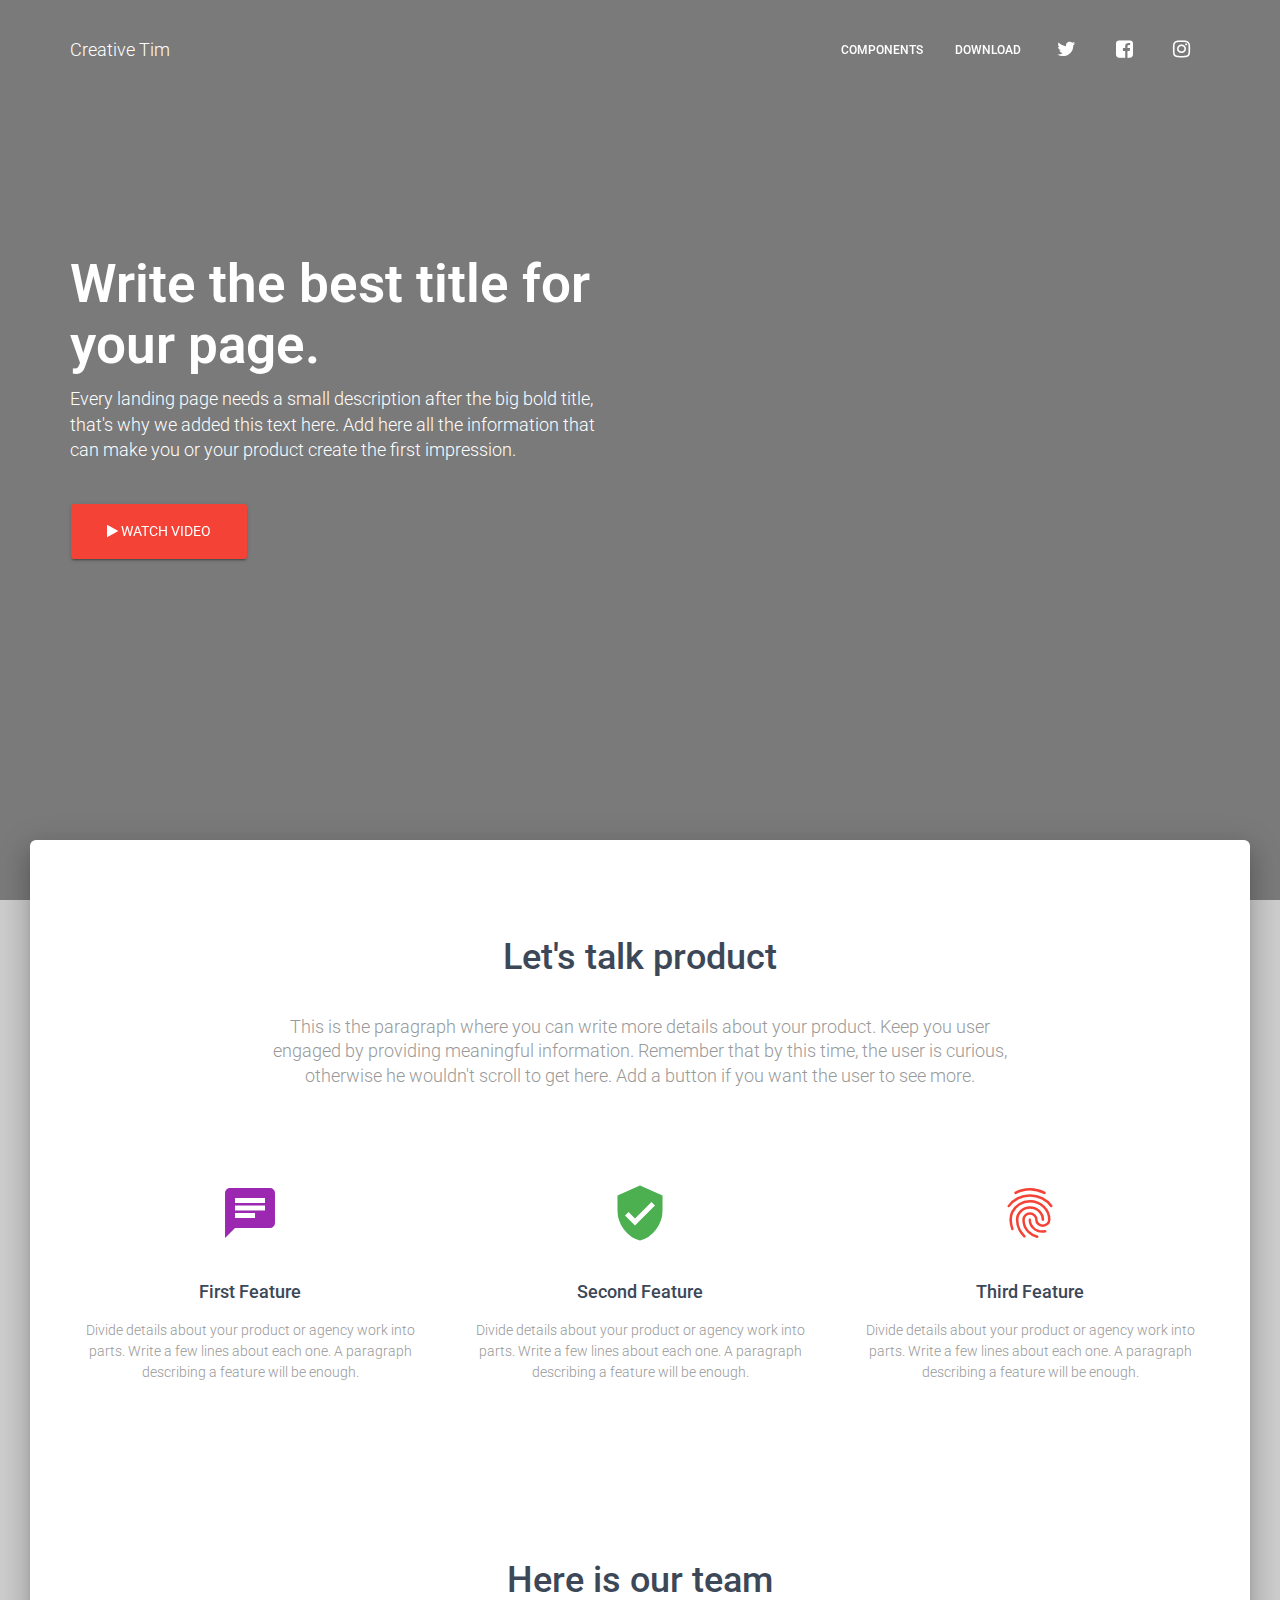
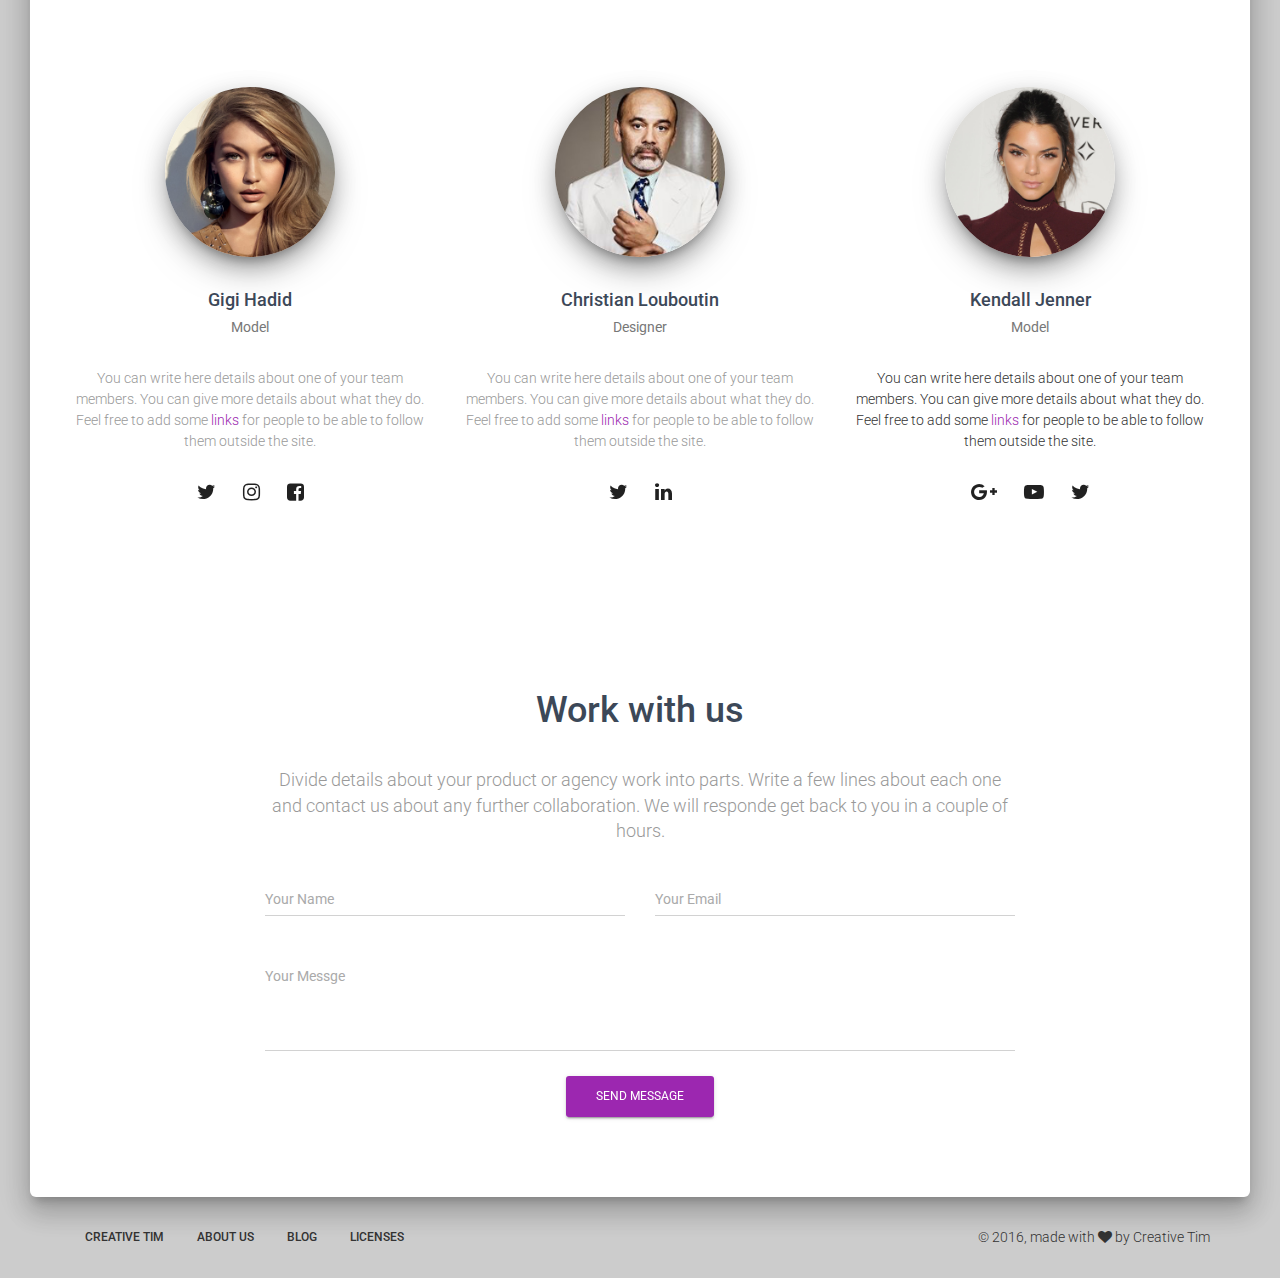
<file: examples/landing-page.html>
<!doctype html>
<html lang="en">
<head>
	<meta charset="utf-8" />
	<link rel="apple-touch-icon" sizes="76x76" href="../assets/img/apple-icon.png">
	<link rel="icon" type="image/png" href="../assets/img/favicon.png">
	<meta http-equiv="X-UA-Compatible" content="IE=edge,chrome=1" />

	<title>Landing Page - Material Kit by Creative Tim</title>

	<meta content='width=device-width, initial-scale=1.0, maximum-scale=1.0, user-scalable=0' name='viewport' />

	<!--     Fonts and icons     -->
	<link rel="stylesheet" href="https://fonts.googleapis.com/icon?family=Material+Icons" />
    <link rel="stylesheet" type="text/css" href="https://fonts.googleapis.com/css?family=Roboto:300,400,500,700" />
	<link rel="stylesheet" href="https://maxcdn.bootstrapcdn.com/font-awesome/4.5.0/css/font-awesome.min.css" />

	<!-- CSS Files -->
    <link href="../assets/css/bootstrap.min.css" rel="stylesheet" />
    <link href="../assets/css/material-kit.css" rel="stylesheet"/>

</head>

<body class="landing-page">
    <nav class="navbar navbar-transparent navbar-absolute">
    	<div class="container">
        	<!-- Brand and toggle get grouped for better mobile display -->
        	<div class="navbar-header">
        		<button type="button" class="navbar-toggle" data-toggle="collapse" data-target="#navigation-example">
            		<span class="sr-only">Toggle navigation</span>
		            <span class="icon-bar"></span>
		            <span class="icon-bar"></span>
		            <span class="icon-bar"></span>
        		</button>
        		<a class="navbar-brand" href="http://www.creative-tim.com">Creative Tim</a>
        	</div>

        	<div class="collapse navbar-collapse" id="navigation-example">
        		<ul class="nav navbar-nav navbar-right">
    				<li>
    					<a href="../components-documentation.html" class="btn" target="_blank">
    						Components
    					</a>
    				</li>
    				<li>
    					<a href="http://www.creative-tim.com/product/material-kit" target="_blank" class="btn">
    						Download
    					</a>
    				</li>
		            <li>
		                <a href="https://twitter.com/CreativeTim" target="_blank" class="btn btn-simple">
							<i class="fa fa-twitter"></i>
						</a>
		            </li>
		            <li>
		                <a href="https://www.facebook.com/CreativeTim" target="_blank" class="btn btn-simple">
							<i class="fa fa-facebook-square"></i>
						</a>
		            </li>
					<li>
		                <a href="https://www.instagram.com/CreativeTimOfficial" target="_blank" class="btn btn-simple">
							<i class="fa fa-instagram"></i>
						</a>
		            </li>
        		</ul>
        	</div>
    	</div>
    </nav>

    <div class="wrapper">
        <div class="header header-filter" style="background-image: url('https://images.unsplash.com/photo-1423655156442-ccc11daa4e99?crop=entropy&dpr=2&fit=crop&fm=jpg&h=750&ixjsv=2.1.0&ixlib=rb-0.3.5&q=50&w=1450');">
            <div class="container">
                <div class="row">
					<div class="col-md-6">
						<h1 class="title">Write the best title for your page.</h1>
	                    <h4>Every landing page needs a small description after the big bold title, that's why we added this text here. Add here all the information that can make you or your product create the first impression.</h4>
	                    <br />
	                    <a href="https://www.youtube.com/watch?v=dQw4w9WgXcQ" class="btn btn-danger btn-raised btn-lg">
							<i class="fa fa-play"></i> Watch video
						</a>
					</div>
                </div>
            </div>
        </div>

		<div class="main main-raised">
			<div class="container">
		    	<div class="section text-center section-landing">
	                <div class="row">
	                    <div class="col-md-8 col-md-offset-2">
	                        <h2 class="title">Let's talk product</h2>
	                        <h5 class="description">This is the paragraph where you can write more details about your product. Keep you user engaged by providing meaningful information. Remember that by this time, the user is curious, otherwise he wouldn't scroll to get here. Add a button if you want the user to see more.</h5>
	                    </div>
	                </div>

					<div class="features">
						<div class="row">
		                    <div class="col-md-4">
								<div class="feature feature-primary">
									<i class="material-icons">chat</i>
									<h4 class="title">First Feature</h4>
			                        <p class="description">Divide details about your product or agency work into parts. Write a few lines about each one. A paragraph describing a feature will be enough.</p>
								</div>

		                    </div>
		                    <div class="col-md-4">
								<div class="feature feature-success">
									<i class="material-icons">verified_user</i>
									<h4 class="title">Second Feature</h4>
			                        <p class="description">Divide details about your product or agency work into parts. Write a few lines about each one. A paragraph describing a feature will be enough.</p>
								</div>

		                    </div>
		                    <div class="col-md-4">
								<div class="feature feature-danger">
									<i class="material-icons">fingerprint</i>
									<h4 class="title">Third Feature</h4>
			                        <p class="description">Divide details about your product or agency work into parts. Write a few lines about each one. A paragraph describing a feature will be enough.</p>
								</div>

		                    </div>
		                </div>
					</div>
	            </div>

	        	<div class="section text-center">
	                <h2 class="title">Here is our team</h2>

					<div class="team">
						<div class="row">
							<div class="col-md-4">
			                    <div class="team-player">
			                        <img src="../assets/img/avatar.jpg" alt="Thumbnail Image" class="img-raised img-circle">
			                        <h4 class="title">Gigi Hadid <br />
										<small class="text-muted">Model</small>
									</h4>
			                        <p class="description">You can write here details about one of your team members. You can give more details about what they do. Feel free to add some <a href="#">links</a> for people to be able to follow them outside the site.</p>
									<a href="#pablo" class="btn btn-just-icon"><i class="fa fa-twitter"></i></a>
									<a href="#pablo" class="btn btn-just-icon"><i class="fa fa-instagram"></i></a>
									<a href="#pablo" class="btn btn-just-icon btn-default"><i class="fa fa-facebook-square"></i></a>
			                    </div>
			                </div>
			                <div class="col-md-4">
			                    <div class="team-player">
			                        <img src="../assets/img/christian.jpg" alt="Thumbnail Image" class="img-raised img-circle">
			                        <h4 class="title">Christian Louboutin<br />
										<small class="text-muted">Designer</small>
									</h4>
			                        <p class="description">You can write here details about one of your team members. You can give more details about what they do. Feel free to add some <a href="#">links</a> for people to be able to follow them outside the site.</p>
									<a href="#pablo" class="btn btn-just-icon"><i class="fa fa-twitter"></i></a>
									<a href="#pablo" class="btn btn-just-icon"><i class="fa fa-linkedin"></i></a>
			                    </div>
			                </div>
			                <div class="col-md-4">
			                    <div class="team-player">
			                        <img src="../assets/img/kendall.jpg" alt="Thumbnail Image" class="img-raised img-circle">
			                        <h4 class="title">Kendall Jenner<br />
										<small class="text-muted">Model</small>
									</h4>
			                        <p>You can write here details about one of your team members. You can give more details about what they do. Feel free to add some <a href="#">links</a> for people to be able to follow them outside the site.</p>
									<a href="#pablo" class="btn btn-just-icon"><i class="fa fa-google-plus"></i></a>
									<a href="#pablo" class="btn btn-just-icon"><i class="fa fa-youtube-play"></i></a>
									<a href="#pablo" class="btn btn-just-icon btn-default"><i class="fa fa-twitter"></i></a>
			                    </div>
			                </div>
						</div>
					</div>

	            </div>


	        	<div class="section landing-section">
	                <div class="row">
	                    <div class="col-md-8 col-md-offset-2">
	                        <h2 class="text-center title">Work with us</h2>
							<h4 class="text-center description">Divide details about your product or agency work into parts. Write a few lines about each one and contact us about any further collaboration. We will responde get back to you in a couple of hours.</h4>
	                        <form class="contact-form">
	                            <div class="row">
	                                <div class="col-md-6">
										<div class="form-group label-floating">
											<label class="control-label">Your Name</label>
											<input type="email" class="form-control">
										</div>
	                                </div>
	                                <div class="col-md-6">
										<div class="form-group label-floating">
											<label class="control-label">Your Email</label>
											<input type="email" class="form-control">
										</div>
	                                </div>
	                            </div>

								<div class="form-group label-floating">
									<label class="control-label">Your Messge</label>
									<textarea class="form-control" rows="4"></textarea>
								</div>

	                            <div class="row">
	                                <div class="col-md-4 col-md-offset-4 text-center">
	                                    <button class="btn btn-primary btn-raised">
											Send Message
										</button>
	                                </div>
	                            </div>
	                        </form>
	                    </div>
	                </div>

	            </div>
	        </div>

		</div>

	    <footer class="footer">
	        <div class="container">
	            <nav class="pull-left">
	                <ul>
	                    <li>
	                        <a href="http://www.creative-tim.com">
	                            Creative Tim
	                        </a>
	                    </li>
						<li>
	                        <a href="http://presentation.creative-tim.com">
	                           About Us
	                        </a>
	                    </li>
	                    <li>
	                        <a href="http://blog.creative-tim.com">
	                           Blog
	                        </a>
	                    </li>
	                    <li>
	                        <a href="http://www.creative-tim.com/license">
	                            Licenses
	                        </a>
	                    </li>
	                </ul>
	            </nav>
	            <div class="copyright pull-right">
	                &copy; 2016, made with <i class="fa fa-heart heart"></i> by Creative Tim
	            </div>
	        </div>
	    </footer>

	</div>
</body>

	<!--   Core JS Files   -->
	<script src="../assets/js/jquery.min.js" type="text/javascript"></script>
	<script src="../assets/js/bootstrap.min.js" type="text/javascript"></script>
	<script src="../assets/js/material.min.js"></script>

	<!--  Plugin for the Sliders, full documentation here: http://refreshless.com/nouislider/ -->
	<script src="../assets/js/nouislider.min.js" type="text/javascript"></script>

	<!--  Plugin for the Datepicker, full documentation here: http://www.eyecon.ro/bootstrap-datepicker/ -->
	<script src="../assets/js/bootstrap-datepicker.js" type="text/javascript"></script>

	<!-- Control Center for Material Kit: activating the ripples, parallax effects, scripts from the example pages etc -->
	<script src="../assets/js/material-kit.js" type="text/javascript"></script>

</html>
</file>
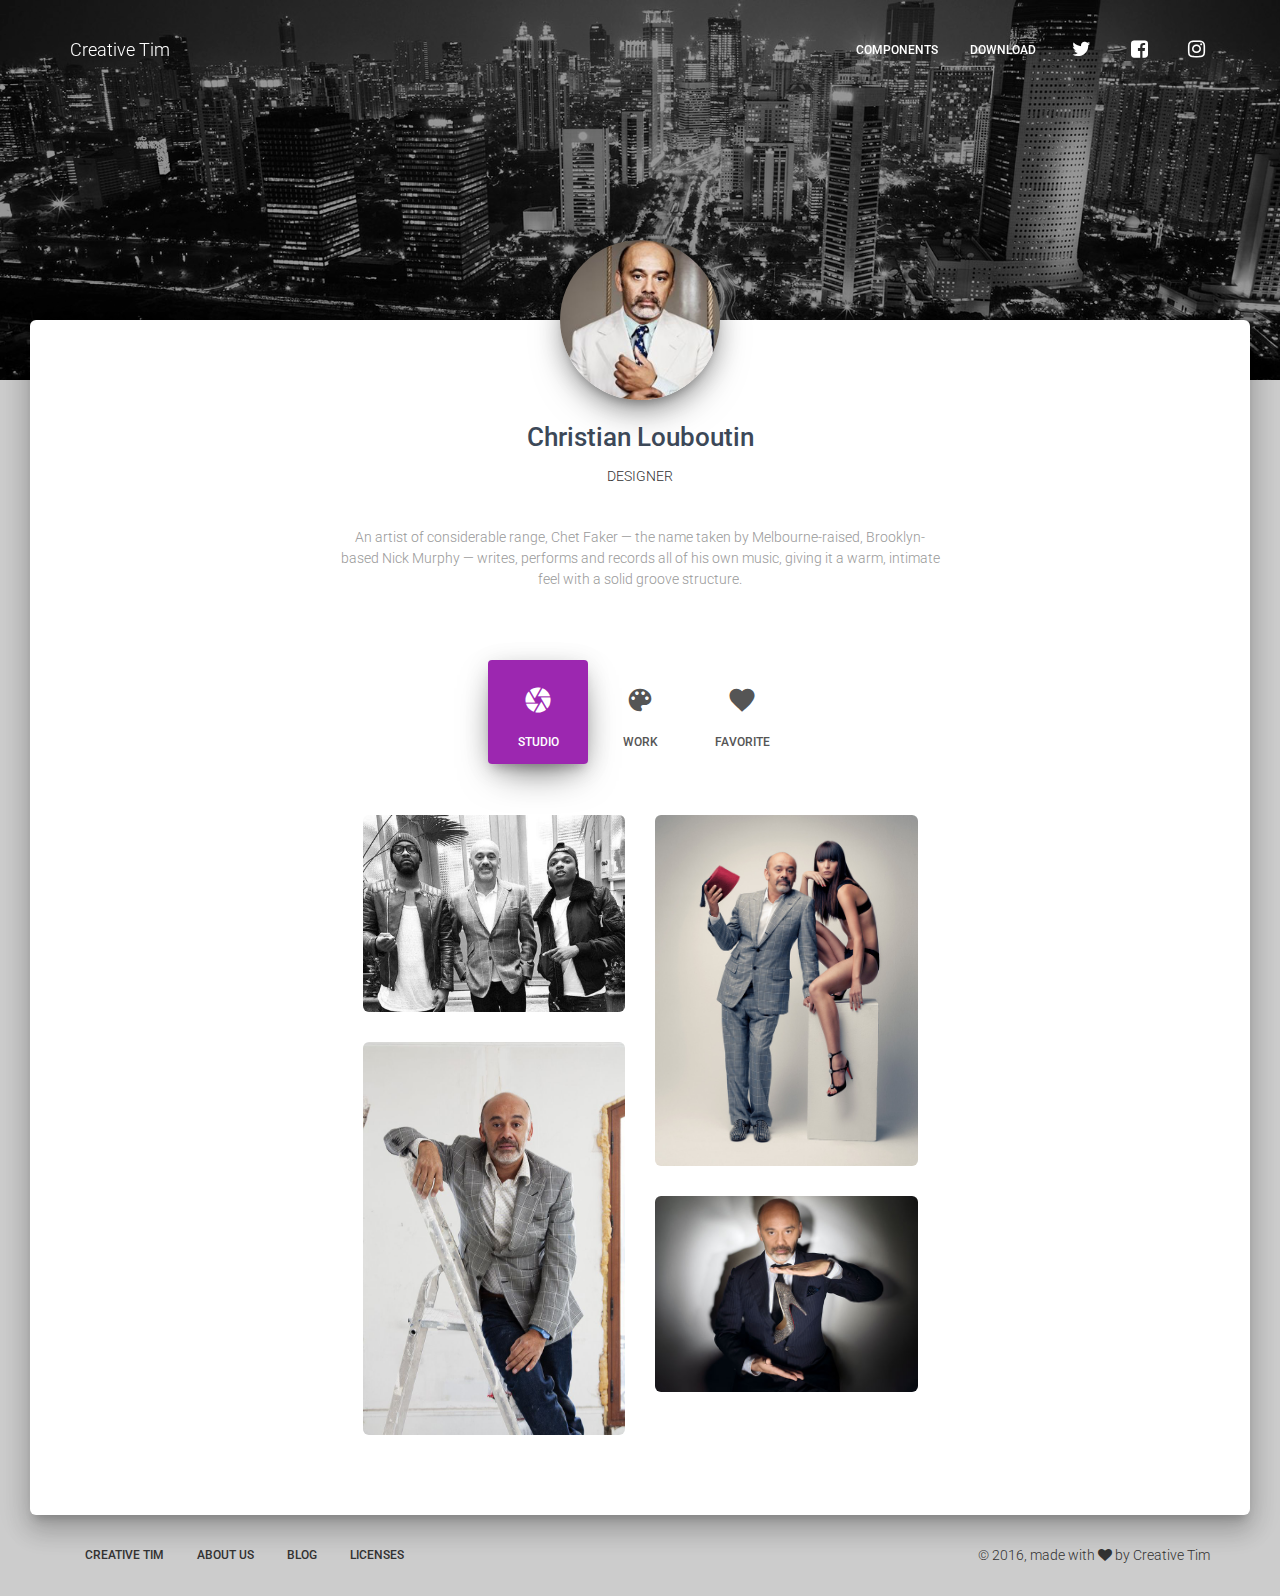
<file: examples/profile-page.html>
<!doctype html>
<html lang="en">
<head>
	<meta charset="utf-8" />
	<link rel="apple-touch-icon" sizes="76x76" href="../assets/img/apple-icon.png">
	<link rel="icon" type="image/png" href="../assets/img/favicon.png">
	<meta http-equiv="X-UA-Compatible" content="IE=edge,chrome=1" />

	<title>Profile Page - Material Kit by Creative Tim</title>

	<meta content='width=device-width, initial-scale=1.0, maximum-scale=1.0, user-scalable=0' name='viewport' />

	<!--     Fonts and icons     -->
	<link rel="stylesheet" href="https://fonts.googleapis.com/icon?family=Material+Icons" />
    <link rel="stylesheet" type="text/css" href="https://fonts.googleapis.com/css?family=Roboto:300,400,500,700" />
	<link rel="stylesheet" href="https://maxcdn.bootstrapcdn.com/font-awesome/4.5.0/css/font-awesome.min.css" />

	<!-- CSS Files -->
    <link href="../assets/css/bootstrap.min.css" rel="stylesheet" />
    <link href="../assets/css/material-kit.css" rel="stylesheet"/>

</head>

<body class="profile-page">
	<nav class="navbar navbar-transparent navbar-fixed-top navbar-color-on-scroll">
    	<div class="container">
        	<!-- Brand and toggle get grouped for better mobile display -->
        	<div class="navbar-header">
        		<button type="button" class="navbar-toggle" data-toggle="collapse" data-target="#navigation-example">
            		<span class="sr-only">Toggle navigation</span>
		            <span class="icon-bar"></span>
		            <span class="icon-bar"></span>
		            <span class="icon-bar"></span>
        		</button>
        		<a class="navbar-brand" href="http://www.creative-tim.com">Creative Tim</a>
        	</div>

        	<div class="collapse navbar-collapse" id="navigation-example">
        		<ul class="nav navbar-nav navbar-right">
    				<li>
    					<a href="../components-documentation.html" class="btn" target="_blank">
    						Components
    					</a>
    				</li>
    				<li>
    					<a href="http://www.creative-tim.com/product/material-kit" target="_blank" class="btn">
    						Download
    					</a>
    				</li>
		            <li>
		                <a href="https://twitter.com/CreativeTim" target="_blank" class="btn btn-simple">
							<i class="fa fa-twitter"></i>
						</a>
		            </li>
		            <li>
		                <a href="https://www.facebook.com/CreativeTim" target="_blank" class="btn btn-simple">
							<i class="fa fa-facebook-square"></i>
						</a>
		            </li>
					<li>
		                <a href="https://www.instagram.com/CreativeTimOfficial" target="_blank" class="btn btn-simple">
							<i class="fa fa-instagram"></i>
						</a>
		            </li>
        		</ul>
        	</div>
    	</div>
    </nav>

    <div class="wrapper">
		<div class="header header-filter" style="background-image: url('../assets/img/examples/city.jpg');"></div>

		<div class="main main-raised">
			<div class="profile-content">
	            <div class="container">
	                <div class="row">
	                    <div class="profile">
	                        <div class="avatar">
	                            <img src="../assets/img/christian.jpg" alt="Circle Image" class="img-circle img-responsive img-raised">
	                        </div>
	                        <div class="name">
	                            <h3 class="title">Christian Louboutin</h3>
								<h6>Designer</h6>
	                        </div>
	                    </div>
	                </div>
	                <div class="description text-center">
                        <p>An artist of considerable range, Chet Faker — the name taken by Melbourne-raised, Brooklyn-based Nick Murphy — writes, performs and records all of his own music, giving it a warm, intimate feel with a solid groove structure. </p>
	                </div>

					<div class="row">
						<div class="col-md-6 col-md-offset-3">
							<div class="profile-tabs">
			                    <div class="nav-align-center">
									<ul class="nav nav-pills" role="tablist">
										<li class="active">
											<a href="#studio" role="tab" data-toggle="tab">
												<i class="material-icons">camera</i>
												Studio
											</a>
										</li>
										<li>
				                            <a href="#work" role="tab" data-toggle="tab">
												<i class="material-icons">palette</i>
												Work
				                            </a>
				                        </li>
				                        <li>
				                            <a href="#shows" role="tab" data-toggle="tab">
												<i class="material-icons">favorite</i>
				                                Favorite
				                            </a>
				                        </li>
				                    </ul>

				                    <div class="tab-content gallery">
										<div class="tab-pane active" id="studio">
				                            <div class="row">
												<div class="col-md-6">
													<img src="../assets/img/examples/chris1.jpg" class="img-rounded" />
													<img src="../assets/img/examples/chris0.jpg" class="img-rounded" />
												</div>
												<div class="col-md-6">
													<img src="../assets/img/examples/chris3.jpg" class="img-rounded" />
													<img src="../assets/img/examples/chris4.jpg" class="img-rounded" />
												</div>
				                            </div>
				                        </div>
				                        <div class="tab-pane text-center" id="work">
											<div class="row">
												<div class="col-md-6">
													<img src="../assets/img/examples/chris5.jpg" class="img-rounded" />
													<img src="../assets/img/examples/chris7.jpg" class="img-rounded" />
													<img src="../assets/img/examples/chris9.jpg" class="img-rounded" />
												</div>
												<div class="col-md-6">
													<img src="../assets/img/examples/chris6.jpg" class="img-rounded" />
													<img src="../assets/img/examples/chris8.jpg" class="img-rounded" />
												</div>
											</div>
				                        </div>
										<div class="tab-pane text-center" id="shows">
											<div class="row">
												<div class="col-md-6">
													<img src="../assets/img/examples/chris4.jpg" class="img-rounded" />
													<img src="../assets/img/examples/chris6.jpg" class="img-rounded" />
												</div>
												<div class="col-md-6">
													<img src="../assets/img/examples/chris7.jpg" class="img-rounded" />
													<img src="../assets/img/examples/chris5.jpg" class="img-rounded" />
													<img src="../assets/img/examples/chris9.jpg" class="img-rounded" />
												</div>
											</div>
				                        </div>

				                    </div>
								</div>
							</div>
							<!-- End Profile Tabs -->
						</div>
	                </div>

	            </div>
	        </div>
		</div>

    </div>
    <footer class="footer">
        <div class="container">
            <nav class="pull-left">
				<ul>
					<li>
						<a href="http://www.creative-tim.com">
							Creative Tim
						</a>
					</li>
					<li>
						<a href="http://presentation.creative-tim.com">
						   About Us
						</a>
					</li>
					<li>
						<a href="http://blog.creative-tim.com">
						   Blog
						</a>
					</li>
					<li>
						<a href="http://www.creative-tim.com/license">
							Licenses
						</a>
					</li>
				</ul>
            </nav>
            <div class="copyright pull-right">
                &copy; 2016, made with <i class="fa fa-heart heart"></i> by Creative Tim
            </div>
        </div>
    </footer>


</body>
	<!--   Core JS Files   -->
	<script src="../assets/js/jquery.min.js" type="text/javascript"></script>
	<script src="../assets/js/bootstrap.min.js" type="text/javascript"></script>
	<script src="../assets/js/material.min.js"></script>

	<!--  Plugin for the Sliders, full documentation here: http://refreshless.com/nouislider/ -->
	<script src="../assets/js/nouislider.min.js" type="text/javascript"></script>

	<!--  Plugin for the Datepicker, full documentation here: http://www.eyecon.ro/bootstrap-datepicker/ -->
	<script src="../assets/js/bootstrap-datepicker.js" type="text/javascript"></script>

	<!-- Control Center for Material Kit: activating the ripples, parallax effects, scripts from the example pages etc -->
	<script src="../assets/js/material-kit.js" type="text/javascript"></script>

	<script type="text/javascript">
		$().ready(function(){
			// the body of this function is in assets/material-kit.js
			$(window).on('scroll', materialKit.checkScrollForTransparentNavbar);
		});
	</script>




</html>
</file>
<file: assets/css/material-kit.css>
/* ANIMATION */
/* SHADOWS */
/* Shadows (from mdl http://www.getmdl.io/) */
body {
  background-color: #CCCCCC;
}
body.inverse {
  background: #333333;
}
body.inverse, body.inverse .form-control {
  color: #ffffff;
}
body.inverse .modal,
body.inverse .modal .form-control,
body.inverse .panel-default,
body.inverse .panel-default .form-control,
body.inverse .card,
body.inverse .card .form-control {
  background-color: initial;
  color: initial;
}

.life-of-material-kit {
  background: #FFFFFF;
}

body, h1, h2, h3, h4, h5, h6, .h1, .h2, .h3, .h4 {
  font-family: "Roboto", "Helvetica", "Arial", sans-serif;
  font-weight: 300;
  line-height: 1.5em;
}

a, a:hover, a:focus {
  color: #9c27b0;
}
a .material-icons, a:hover .material-icons, a:focus .material-icons {
  vertical-align: middle;
}

/*           Animations              */
.animation-transition-general, .carousel .carousel-indicators li {
  -webkit-transition: all 300ms linear;
  -moz-transition: all 300ms linear;
  -o-transition: all 300ms linear;
  -ms-transition: all 300ms linear;
  transition: all 300ms linear;
}

.animation-transition-slow {
  -webkit-transition: all 370ms linear;
  -moz-transition: all 370ms linear;
  -o-transition: all 370ms linear;
  -ms-transition: all 370ms linear;
  transition: all 370ms linear;
}

.animation-transition-fast, .navbar {
  -webkit-transition: all 150ms ease 0s;
  -moz-transition: all 150ms ease 0s;
  -o-transition: all 150ms ease 0s;
  -ms-transition: all 150ms ease 0s;
  transition: all 150ms ease 0s;
}

.form-horizontal .radio,
.form-horizontal .checkbox,
.form-horizontal .radio-inline,
.form-horizontal .checkbox-inline {
  padding-top: 0;
}
.form-horizontal .radio {
  margin-bottom: 10px;
}
.form-horizontal label {
  text-align: right;
}
.form-horizontal label.control-label {
  margin: 0;
}

.btn,
.input-group-btn .btn {
  border: none;
  border-radius: 3px;
  position: relative;
  padding: 12px 30px;
  margin: 10px 1px;
  font-size: 12px;
  font-weight: 400;
  text-transform: uppercase;
  letter-spacing: 0;
  will-change: box-shadow, transform;
  transition: box-shadow 0.2s cubic-bezier(0.4, 0, 1, 1), background-color 0.2s cubic-bezier(0.4, 0, 0.2, 1), color 0.2s cubic-bezier(0.4, 0, 0.2, 1);
  background: transparent;
}
.btn::-moz-focus-inner,
.input-group-btn .btn::-moz-focus-inner {
  border: 0;
}
.btn:not(.btn-raised),
.input-group-btn .btn:not(.btn-raised) {
  box-shadow: none;
}
.btn:not(.btn-raised), .btn:not(.btn-raised).btn-default,
.input-group-btn .btn:not(.btn-raised),
.input-group-btn .btn:not(.btn-raised).btn-default {
  color: rgba(0,0,0, 0.87);
}
.btn:not(.btn-raised).btn-inverse,
.input-group-btn .btn:not(.btn-raised).btn-inverse {
  color: #3f51b5;
}
.btn:not(.btn-raised).btn-primary,
.input-group-btn .btn:not(.btn-raised).btn-primary {
  color: #9c27b0;
}
.btn:not(.btn-raised).btn-success,
.input-group-btn .btn:not(.btn-raised).btn-success {
  color: #4caf50;
}
.btn:not(.btn-raised).btn-info,
.input-group-btn .btn:not(.btn-raised).btn-info {
  color: #03a9f4;
}
.btn:not(.btn-raised).btn-warning,
.input-group-btn .btn:not(.btn-raised).btn-warning {
  color: #fbc02d;
}
.btn:not(.btn-raised).btn-danger,
.input-group-btn .btn:not(.btn-raised).btn-danger {
  color: #f44336;
}
.btn:not(.btn-raised):not(.btn-link):hover, .btn:not(.btn-raised):not(.btn-link):focus,
.input-group-btn .btn:not(.btn-raised):not(.btn-link):hover,
.input-group-btn .btn:not(.btn-raised):not(.btn-link):focus {
  background-color: transparent;
}
.btn:focus, .btn:active, .btn:active:focus,
.input-group-btn .btn:focus,
.input-group-btn .btn:active,
.input-group-btn .btn:active:focus {
  outline: 0;
}
.btn.btn-raised, .btn.btn-raised.btn-default, .btn.btn-fab, .btn.btn-fab.btn-default, .btn-group-raised .btn, .btn-group-raised .btn.btn-default,
.input-group-btn .btn.btn-raised,
.input-group-btn .btn.btn-raised.btn-default,
.input-group-btn .btn.btn-fab,
.input-group-btn .btn.btn-fab.btn-default, .btn-group-raised
.input-group-btn .btn, .btn-group-raised
.input-group-btn .btn.btn-default {
  background-color: #EEEEEE;
  color: rgba(0,0,0, 0.87);
}
.btn.btn-raised.btn-inverse, .btn.btn-fab.btn-inverse, .btn-group-raised .btn.btn-inverse,
.input-group-btn .btn.btn-raised.btn-inverse,
.input-group-btn .btn.btn-fab.btn-inverse, .btn-group-raised
.input-group-btn .btn.btn-inverse {
  background-color: #3f51b5;
  color: contrast-color(#3f51b5, #000000, #ffffff);
}
.btn.btn-raised.btn-primary, .btn.btn-fab.btn-primary, .btn-group-raised .btn.btn-primary,
.input-group-btn .btn.btn-raised.btn-primary,
.input-group-btn .btn.btn-fab.btn-primary, .btn-group-raised
.input-group-btn .btn.btn-primary {
  background-color: #9c27b0;
  color: #ffffff;
}
.btn.btn-raised.btn-success, .btn.btn-fab.btn-success, .btn-group-raised .btn.btn-success,
.input-group-btn .btn.btn-raised.btn-success,
.input-group-btn .btn.btn-fab.btn-success, .btn-group-raised
.input-group-btn .btn.btn-success {
  background-color: #4caf50;
  color: #ffffff;
}
.btn.btn-raised.btn-info, .btn.btn-fab.btn-info, .btn-group-raised .btn.btn-info,
.input-group-btn .btn.btn-raised.btn-info,
.input-group-btn .btn.btn-fab.btn-info, .btn-group-raised
.input-group-btn .btn.btn-info {
  background-color: #03a9f4;
  color: #ffffff;
}
.btn.btn-raised.btn-warning, .btn.btn-fab.btn-warning, .btn-group-raised .btn.btn-warning,
.input-group-btn .btn.btn-raised.btn-warning,
.input-group-btn .btn.btn-fab.btn-warning, .btn-group-raised
.input-group-btn .btn.btn-warning {
  background-color: #fbc02d;
  color: #ffffff;
}
.btn.btn-raised.btn-danger, .btn.btn-fab.btn-danger, .btn-group-raised .btn.btn-danger,
.input-group-btn .btn.btn-raised.btn-danger,
.input-group-btn .btn.btn-fab.btn-danger, .btn-group-raised
.input-group-btn .btn.btn-danger {
  background-color: #f44336;
  color: #ffffff;
}
.btn.btn-raised:not(.btn-link), .btn-group-raised .btn:not(.btn-link),
.input-group-btn .btn.btn-raised:not(.btn-link), .btn-group-raised
.input-group-btn .btn:not(.btn-link) {
  box-shadow: 0 2px 2px 0 rgba(0, 0, 0, 0.14), 0 3px 1px -2px rgba(0, 0, 0, 0.2), 0 1px 5px 0 rgba(0, 0, 0, 0.12);
}
.btn.btn-raised:not(.btn-link):hover, .btn.btn-raised:not(.btn-link):focus, .btn.btn-raised:not(.btn-link).active, .btn.btn-raised:not(.btn-link):active, .btn-group-raised .btn:not(.btn-link):hover, .btn-group-raised .btn:not(.btn-link):focus, .btn-group-raised .btn:not(.btn-link).active, .btn-group-raised .btn:not(.btn-link):active,
.input-group-btn .btn.btn-raised:not(.btn-link):hover,
.input-group-btn .btn.btn-raised:not(.btn-link):focus,
.input-group-btn .btn.btn-raised:not(.btn-link).active,
.input-group-btn .btn.btn-raised:not(.btn-link):active, .btn-group-raised
.input-group-btn .btn:not(.btn-link):hover, .btn-group-raised
.input-group-btn .btn:not(.btn-link):focus, .btn-group-raised
.input-group-btn .btn:not(.btn-link).active, .btn-group-raised
.input-group-btn .btn:not(.btn-link):active {
  outline: 0;
}
.btn.btn-raised:not(.btn-link):hover, .btn.btn-raised:not(.btn-link):hover.btn-default, .btn.btn-raised:not(.btn-link):focus, .btn.btn-raised:not(.btn-link):focus.btn-default, .btn.btn-raised:not(.btn-link).active, .btn.btn-raised:not(.btn-link).active.btn-default, .btn.btn-raised:not(.btn-link):active, .btn.btn-raised:not(.btn-link):active.btn-default, .btn-group-raised .btn:not(.btn-link):hover, .btn-group-raised .btn:not(.btn-link):hover.btn-default, .btn-group-raised .btn:not(.btn-link):focus, .btn-group-raised .btn:not(.btn-link):focus.btn-default, .btn-group-raised .btn:not(.btn-link).active, .btn-group-raised .btn:not(.btn-link).active.btn-default, .btn-group-raised .btn:not(.btn-link):active, .btn-group-raised .btn:not(.btn-link):active.btn-default,
.input-group-btn .btn.btn-raised:not(.btn-link):hover,
.input-group-btn .btn.btn-raised:not(.btn-link):hover.btn-default,
.input-group-btn .btn.btn-raised:not(.btn-link):focus,
.input-group-btn .btn.btn-raised:not(.btn-link):focus.btn-default,
.input-group-btn .btn.btn-raised:not(.btn-link).active,
.input-group-btn .btn.btn-raised:not(.btn-link).active.btn-default,
.input-group-btn .btn.btn-raised:not(.btn-link):active,
.input-group-btn .btn.btn-raised:not(.btn-link):active.btn-default, .btn-group-raised
.input-group-btn .btn:not(.btn-link):hover, .btn-group-raised
.input-group-btn .btn:not(.btn-link):hover.btn-default, .btn-group-raised
.input-group-btn .btn:not(.btn-link):focus, .btn-group-raised
.input-group-btn .btn:not(.btn-link):focus.btn-default, .btn-group-raised
.input-group-btn .btn:not(.btn-link).active, .btn-group-raised
.input-group-btn .btn:not(.btn-link).active.btn-default, .btn-group-raised
.input-group-btn .btn:not(.btn-link):active, .btn-group-raised
.input-group-btn .btn:not(.btn-link):active.btn-default {
  background-color: contrast-color(#EEEEEE, #e4e4e4, #f8f8f8);
}
.btn.btn-raised:not(.btn-link):hover.btn-inverse, .btn.btn-raised:not(.btn-link):focus.btn-inverse, .btn.btn-raised:not(.btn-link).active.btn-inverse, .btn.btn-raised:not(.btn-link):active.btn-inverse, .btn-group-raised .btn:not(.btn-link):hover.btn-inverse, .btn-group-raised .btn:not(.btn-link):focus.btn-inverse, .btn-group-raised .btn:not(.btn-link).active.btn-inverse, .btn-group-raised .btn:not(.btn-link):active.btn-inverse,
.input-group-btn .btn.btn-raised:not(.btn-link):hover.btn-inverse,
.input-group-btn .btn.btn-raised:not(.btn-link):focus.btn-inverse,
.input-group-btn .btn.btn-raised:not(.btn-link).active.btn-inverse,
.input-group-btn .btn.btn-raised:not(.btn-link):active.btn-inverse, .btn-group-raised
.input-group-btn .btn:not(.btn-link):hover.btn-inverse, .btn-group-raised
.input-group-btn .btn:not(.btn-link):focus.btn-inverse, .btn-group-raised
.input-group-btn .btn:not(.btn-link).active.btn-inverse, .btn-group-raised
.input-group-btn .btn:not(.btn-link):active.btn-inverse {
  background-color: contrast-color(#3f51b5, #3a4aa6, #495bc0);
}
.btn.btn-raised:not(.btn-link):hover.btn-primary, .btn.btn-raised:not(.btn-link):focus.btn-primary, .btn.btn-raised:not(.btn-link).active.btn-primary, .btn.btn-raised:not(.btn-link):active.btn-primary, .btn-group-raised .btn:not(.btn-link):hover.btn-primary, .btn-group-raised .btn:not(.btn-link):focus.btn-primary, .btn-group-raised .btn:not(.btn-link).active.btn-primary, .btn-group-raised .btn:not(.btn-link):active.btn-primary,
.input-group-btn .btn.btn-raised:not(.btn-link):hover.btn-primary,
.input-group-btn .btn.btn-raised:not(.btn-link):focus.btn-primary,
.input-group-btn .btn.btn-raised:not(.btn-link).active.btn-primary,
.input-group-btn .btn.btn-raised:not(.btn-link):active.btn-primary, .btn-group-raised
.input-group-btn .btn:not(.btn-link):hover.btn-primary, .btn-group-raised
.input-group-btn .btn:not(.btn-link):focus.btn-primary, .btn-group-raised
.input-group-btn .btn:not(.btn-link).active.btn-primary, .btn-group-raised
.input-group-btn .btn:not(.btn-link):active.btn-primary {
  background-color: contrast-color(#9c27b0, #8d239f, #ab2bc1);
}
.btn.btn-raised:not(.btn-link):hover.btn-success, .btn.btn-raised:not(.btn-link):focus.btn-success, .btn.btn-raised:not(.btn-link).active.btn-success, .btn.btn-raised:not(.btn-link):active.btn-success, .btn-group-raised .btn:not(.btn-link):hover.btn-success, .btn-group-raised .btn:not(.btn-link):focus.btn-success, .btn-group-raised .btn:not(.btn-link).active.btn-success, .btn-group-raised .btn:not(.btn-link):active.btn-success,
.input-group-btn .btn.btn-raised:not(.btn-link):hover.btn-success,
.input-group-btn .btn.btn-raised:not(.btn-link):focus.btn-success,
.input-group-btn .btn.btn-raised:not(.btn-link).active.btn-success,
.input-group-btn .btn.btn-raised:not(.btn-link):active.btn-success, .btn-group-raised
.input-group-btn .btn:not(.btn-link):hover.btn-success, .btn-group-raised
.input-group-btn .btn:not(.btn-link):focus.btn-success, .btn-group-raised
.input-group-btn .btn:not(.btn-link).active.btn-success, .btn-group-raised
.input-group-btn .btn:not(.btn-link):active.btn-success {
  background-color: contrast-color(#4caf50, #46a149, #59b75c);
}
.btn.btn-raised:not(.btn-link):hover.btn-info, .btn.btn-raised:not(.btn-link):focus.btn-info, .btn.btn-raised:not(.btn-link).active.btn-info, .btn.btn-raised:not(.btn-link):active.btn-info, .btn-group-raised .btn:not(.btn-link):hover.btn-info, .btn-group-raised .btn:not(.btn-link):focus.btn-info, .btn-group-raised .btn:not(.btn-link).active.btn-info, .btn-group-raised .btn:not(.btn-link):active.btn-info,
.input-group-btn .btn.btn-raised:not(.btn-link):hover.btn-info,
.input-group-btn .btn.btn-raised:not(.btn-link):focus.btn-info,
.input-group-btn .btn.btn-raised:not(.btn-link).active.btn-info,
.input-group-btn .btn.btn-raised:not(.btn-link):active.btn-info, .btn-group-raised
.input-group-btn .btn:not(.btn-link):hover.btn-info, .btn-group-raised
.input-group-btn .btn:not(.btn-link):focus.btn-info, .btn-group-raised
.input-group-btn .btn:not(.btn-link).active.btn-info, .btn-group-raised
.input-group-btn .btn:not(.btn-link):active.btn-info {
  background-color: contrast-color(#03a9f4, #039be0, #0fb2fc);
}
.btn.btn-raised:not(.btn-link):hover.btn-warning, .btn.btn-raised:not(.btn-link):focus.btn-warning, .btn.btn-raised:not(.btn-link).active.btn-warning, .btn.btn-raised:not(.btn-link):active.btn-warning, .btn-group-raised .btn:not(.btn-link):hover.btn-warning, .btn-group-raised .btn:not(.btn-link):focus.btn-warning, .btn-group-raised .btn:not(.btn-link).active.btn-warning, .btn-group-raised .btn:not(.btn-link):active.btn-warning,
.input-group-btn .btn.btn-raised:not(.btn-link):hover.btn-warning,
.input-group-btn .btn.btn-raised:not(.btn-link):focus.btn-warning,
.input-group-btn .btn.btn-raised:not(.btn-link).active.btn-warning,
.input-group-btn .btn.btn-raised:not(.btn-link):active.btn-warning, .btn-group-raised
.input-group-btn .btn:not(.btn-link):hover.btn-warning, .btn-group-raised
.input-group-btn .btn:not(.btn-link):focus.btn-warning, .btn-group-raised
.input-group-btn .btn:not(.btn-link).active.btn-warning, .btn-group-raised
.input-group-btn .btn:not(.btn-link):active.btn-warning {
  background-color: contrast-color(#fbc02d, #fbba19, #fbc641);
}
.btn.btn-raised:not(.btn-link):hover.btn-danger, .btn.btn-raised:not(.btn-link):focus.btn-danger, .btn.btn-raised:not(.btn-link).active.btn-danger, .btn.btn-raised:not(.btn-link):active.btn-danger, .btn-group-raised .btn:not(.btn-link):hover.btn-danger, .btn-group-raised .btn:not(.btn-link):focus.btn-danger, .btn-group-raised .btn:not(.btn-link).active.btn-danger, .btn-group-raised .btn:not(.btn-link):active.btn-danger,
.input-group-btn .btn.btn-raised:not(.btn-link):hover.btn-danger,
.input-group-btn .btn.btn-raised:not(.btn-link):focus.btn-danger,
.input-group-btn .btn.btn-raised:not(.btn-link).active.btn-danger,
.input-group-btn .btn.btn-raised:not(.btn-link):active.btn-danger, .btn-group-raised
.input-group-btn .btn:not(.btn-link):hover.btn-danger, .btn-group-raised
.input-group-btn .btn:not(.btn-link):focus.btn-danger, .btn-group-raised
.input-group-btn .btn:not(.btn-link).active.btn-danger, .btn-group-raised
.input-group-btn .btn:not(.btn-link):active.btn-danger {
  background-color: contrast-color(#f44336, #f33123, #f55549);
}
.btn.btn-raised:not(.btn-link):hover, .btn.btn-raised:not(.btn-link):hover:focus, .btn.btn-raised:not(.btn-link):hover.active, .btn.btn-raised:not(.btn-link):hover.active:focus, .btn.btn-raised:not(.btn-link):hover:active, .btn.btn-raised:not(.btn-link):hover:active:focus, .btn-group-raised .btn:not(.btn-link):hover, .btn-group-raised .btn:not(.btn-link):hover:focus, .btn-group-raised .btn:not(.btn-link):hover.active, .btn-group-raised .btn:not(.btn-link):hover.active:focus, .btn-group-raised .btn:not(.btn-link):hover:active, .btn-group-raised .btn:not(.btn-link):hover:active:focus,
.input-group-btn .btn.btn-raised:not(.btn-link):hover,
.input-group-btn .btn.btn-raised:not(.btn-link):hover:focus,
.input-group-btn .btn.btn-raised:not(.btn-link):hover.active,
.input-group-btn .btn.btn-raised:not(.btn-link):hover.active:focus,
.input-group-btn .btn.btn-raised:not(.btn-link):hover:active,
.input-group-btn .btn.btn-raised:not(.btn-link):hover:active:focus, .btn-group-raised
.input-group-btn .btn:not(.btn-link):hover, .btn-group-raised
.input-group-btn .btn:not(.btn-link):hover:focus, .btn-group-raised
.input-group-btn .btn:not(.btn-link):hover.active, .btn-group-raised
.input-group-btn .btn:not(.btn-link):hover.active:focus, .btn-group-raised
.input-group-btn .btn:not(.btn-link):hover:active, .btn-group-raised
.input-group-btn .btn:not(.btn-link):hover:active:focus {
  box-shadow: 0 0 8px rgba(0, 0, 0, 0.18), 0 8px 16px rgba(0, 0, 0, 0.36);
}
.btn.btn-round,
.input-group-btn .btn.btn-round {
  border-radius: 30px;
}
.btn i.material-icons,
.input-group-btn .btn i.material-icons {
  vertical-align: middle;
  font-size: 17px;
  top: -1px;
  position: relative;
}
.btn.btn-fab,
.input-group-btn .btn.btn-fab {
  border-radius: 50%;
  font-size: 24px;
  height: 56px;
  margin: auto;
  min-width: 56px;
  width: 56px;
  padding: 0;
  overflow: hidden;
  box-shadow: 0 1px 1.5px 0 rgba(0, 0, 0, 0.12), 0 1px 1px 0 rgba(0, 0, 0, 0.24);
  position: relative;
  line-height: normal;
}
.btn.btn-fab .ripple-container,
.input-group-btn .btn.btn-fab .ripple-container {
  border-radius: 50%;
}
.btn.btn-fab.btn-fab-mini, .btn-group-sm .btn.btn-fab,
.input-group-btn .btn.btn-fab.btn-fab-mini, .btn-group-sm
.input-group-btn .btn.btn-fab {
  height: 40px;
  min-width: 40px;
  width: 40px;
}
.btn.btn-fab.btn-fab-mini.material-icons, .btn-group-sm .btn.btn-fab.material-icons,
.input-group-btn .btn.btn-fab.btn-fab-mini.material-icons, .btn-group-sm
.input-group-btn .btn.btn-fab.material-icons {
  top: -3.5px;
  left: -3.5px;
}
.btn.btn-fab.btn-fab-mini .material-icons, .btn-group-sm .btn.btn-fab .material-icons,
.input-group-btn .btn.btn-fab.btn-fab-mini .material-icons, .btn-group-sm
.input-group-btn .btn.btn-fab .material-icons {
  font-size: 17px;
}
.btn.btn-fab i.material-icons,
.input-group-btn .btn.btn-fab i.material-icons {
  position: absolute;
  top: 50%;
  left: 50%;
  transform: translate(-12px, -12px);
  line-height: 24px;
  width: 24px;
  font-size: 24px;
}
.btn.btn-lg, .btn-group-lg .btn,
.input-group-btn .btn.btn-lg, .btn-group-lg
.input-group-btn .btn {
  font-size: 14px;
  padding: 18px 36px;
}
.btn.btn-sm, .btn-group-sm .btn,
.input-group-btn .btn.btn-sm, .btn-group-sm
.input-group-btn .btn {
  padding: 5px 20px;
  font-size: 11px;
}
.btn.btn-xs, .btn-group-xs .btn,
.input-group-btn .btn.btn-xs, .btn-group-xs
.input-group-btn .btn {
  padding: 4px 15px;
  font-size: 10px;
}

.btn-just-icon {
  font-size: 20px;
  padding: 6px 11px;
}

fieldset[disabled][disabled] .btn, .btn.disabled, .btn:disabled, .btn[disabled][disabled], fieldset[disabled][disabled]
.input-group-btn .btn,
.input-group-btn .btn.disabled,
.input-group-btn .btn:disabled,
.input-group-btn .btn[disabled][disabled], fieldset[disabled][disabled]
.btn-group,
.btn-group.disabled,
.btn-group:disabled,
.btn-group[disabled][disabled], fieldset[disabled][disabled]
.btn-group-vertical,
.btn-group-vertical.disabled,
.btn-group-vertical:disabled,
.btn-group-vertical[disabled][disabled] {
  color: rgba(0, 0, 0, 0.26);
  background: transparent;
}
.theme-dark fieldset[disabled][disabled] .btn, .theme-dark .btn.disabled, .theme-dark .btn:disabled, .theme-dark .btn[disabled][disabled], .theme-dark fieldset[disabled][disabled]
.input-group-btn .btn, .theme-dark
.input-group-btn .btn.disabled, .theme-dark
.input-group-btn .btn:disabled, .theme-dark
.input-group-btn .btn[disabled][disabled], .theme-dark fieldset[disabled][disabled]
.btn-group, .theme-dark
.btn-group.disabled, .theme-dark
.btn-group:disabled, .theme-dark
.btn-group[disabled][disabled], .theme-dark fieldset[disabled][disabled]
.btn-group-vertical, .theme-dark
.btn-group-vertical.disabled, .theme-dark
.btn-group-vertical:disabled, .theme-dark
.btn-group-vertical[disabled][disabled] {
  color: rgba(255, 255, 255, 0.3);
}
fieldset[disabled][disabled] .btn.btn-raised, fieldset[disabled][disabled] .btn.btn-raised.active, fieldset[disabled][disabled] .btn.btn-raised:active, fieldset[disabled][disabled] .btn.btn-raised:focus:not(:active), fieldset[disabled][disabled] .btn.btn-group-raised, fieldset[disabled][disabled] .btn.btn-group-raised.active, fieldset[disabled][disabled] .btn.btn-group-raised:active, fieldset[disabled][disabled] .btn.btn-group-raised:focus:not(:active), .btn.disabled.btn-raised, .btn.disabled.btn-raised.active, .btn.disabled.btn-raised:active, .btn.disabled.btn-raised:focus:not(:active), .btn.disabled.btn-group-raised, .btn.disabled.btn-group-raised.active, .btn.disabled.btn-group-raised:active, .btn.disabled.btn-group-raised:focus:not(:active), .btn:disabled.btn-raised, .btn:disabled.btn-raised.active, .btn:disabled.btn-raised:active, .btn:disabled.btn-raised:focus:not(:active), .btn:disabled.btn-group-raised, .btn:disabled.btn-group-raised.active, .btn:disabled.btn-group-raised:active, .btn:disabled.btn-group-raised:focus:not(:active), .btn[disabled][disabled].btn-raised, .btn[disabled][disabled].btn-raised.active, .btn[disabled][disabled].btn-raised:active, .btn[disabled][disabled].btn-raised:focus:not(:active), .btn[disabled][disabled].btn-group-raised, .btn[disabled][disabled].btn-group-raised.active, .btn[disabled][disabled].btn-group-raised:active, .btn[disabled][disabled].btn-group-raised:focus:not(:active), fieldset[disabled][disabled]
.input-group-btn .btn.btn-raised, fieldset[disabled][disabled]
.input-group-btn .btn.btn-raised.active, fieldset[disabled][disabled]
.input-group-btn .btn.btn-raised:active, fieldset[disabled][disabled]
.input-group-btn .btn.btn-raised:focus:not(:active), fieldset[disabled][disabled]
.input-group-btn .btn.btn-group-raised, fieldset[disabled][disabled]
.input-group-btn .btn.btn-group-raised.active, fieldset[disabled][disabled]
.input-group-btn .btn.btn-group-raised:active, fieldset[disabled][disabled]
.input-group-btn .btn.btn-group-raised:focus:not(:active),
.input-group-btn .btn.disabled.btn-raised,
.input-group-btn .btn.disabled.btn-raised.active,
.input-group-btn .btn.disabled.btn-raised:active,
.input-group-btn .btn.disabled.btn-raised:focus:not(:active),
.input-group-btn .btn.disabled.btn-group-raised,
.input-group-btn .btn.disabled.btn-group-raised.active,
.input-group-btn .btn.disabled.btn-group-raised:active,
.input-group-btn .btn.disabled.btn-group-raised:focus:not(:active),
.input-group-btn .btn:disabled.btn-raised,
.input-group-btn .btn:disabled.btn-raised.active,
.input-group-btn .btn:disabled.btn-raised:active,
.input-group-btn .btn:disabled.btn-raised:focus:not(:active),
.input-group-btn .btn:disabled.btn-group-raised,
.input-group-btn .btn:disabled.btn-group-raised.active,
.input-group-btn .btn:disabled.btn-group-raised:active,
.input-group-btn .btn:disabled.btn-group-raised:focus:not(:active),
.input-group-btn .btn[disabled][disabled].btn-raised,
.input-group-btn .btn[disabled][disabled].btn-raised.active,
.input-group-btn .btn[disabled][disabled].btn-raised:active,
.input-group-btn .btn[disabled][disabled].btn-raised:focus:not(:active),
.input-group-btn .btn[disabled][disabled].btn-group-raised,
.input-group-btn .btn[disabled][disabled].btn-group-raised.active,
.input-group-btn .btn[disabled][disabled].btn-group-raised:active,
.input-group-btn .btn[disabled][disabled].btn-group-raised:focus:not(:active), fieldset[disabled][disabled]
.btn-group.btn-raised, fieldset[disabled][disabled]
.btn-group.btn-raised.active, fieldset[disabled][disabled]
.btn-group.btn-raised:active, fieldset[disabled][disabled]
.btn-group.btn-raised:focus:not(:active), fieldset[disabled][disabled]
.btn-group.btn-group-raised, fieldset[disabled][disabled]
.btn-group.btn-group-raised.active, fieldset[disabled][disabled]
.btn-group.btn-group-raised:active, fieldset[disabled][disabled]
.btn-group.btn-group-raised:focus:not(:active),
.btn-group.disabled.btn-raised,
.btn-group.disabled.btn-raised.active,
.btn-group.disabled.btn-raised:active,
.btn-group.disabled.btn-raised:focus:not(:active),
.btn-group.disabled.btn-group-raised,
.btn-group.disabled.btn-group-raised.active,
.btn-group.disabled.btn-group-raised:active,
.btn-group.disabled.btn-group-raised:focus:not(:active),
.btn-group:disabled.btn-raised,
.btn-group:disabled.btn-raised.active,
.btn-group:disabled.btn-raised:active,
.btn-group:disabled.btn-raised:focus:not(:active),
.btn-group:disabled.btn-group-raised,
.btn-group:disabled.btn-group-raised.active,
.btn-group:disabled.btn-group-raised:active,
.btn-group:disabled.btn-group-raised:focus:not(:active),
.btn-group[disabled][disabled].btn-raised,
.btn-group[disabled][disabled].btn-raised.active,
.btn-group[disabled][disabled].btn-raised:active,
.btn-group[disabled][disabled].btn-raised:focus:not(:active),
.btn-group[disabled][disabled].btn-group-raised,
.btn-group[disabled][disabled].btn-group-raised.active,
.btn-group[disabled][disabled].btn-group-raised:active,
.btn-group[disabled][disabled].btn-group-raised:focus:not(:active), fieldset[disabled][disabled]
.btn-group-vertical.btn-raised, fieldset[disabled][disabled]
.btn-group-vertical.btn-raised.active, fieldset[disabled][disabled]
.btn-group-vertical.btn-raised:active, fieldset[disabled][disabled]
.btn-group-vertical.btn-raised:focus:not(:active), fieldset[disabled][disabled]
.btn-group-vertical.btn-group-raised, fieldset[disabled][disabled]
.btn-group-vertical.btn-group-raised.active, fieldset[disabled][disabled]
.btn-group-vertical.btn-group-raised:active, fieldset[disabled][disabled]
.btn-group-vertical.btn-group-raised:focus:not(:active),
.btn-group-vertical.disabled.btn-raised,
.btn-group-vertical.disabled.btn-raised.active,
.btn-group-vertical.disabled.btn-raised:active,
.btn-group-vertical.disabled.btn-raised:focus:not(:active),
.btn-group-vertical.disabled.btn-group-raised,
.btn-group-vertical.disabled.btn-group-raised.active,
.btn-group-vertical.disabled.btn-group-raised:active,
.btn-group-vertical.disabled.btn-group-raised:focus:not(:active),
.btn-group-vertical:disabled.btn-raised,
.btn-group-vertical:disabled.btn-raised.active,
.btn-group-vertical:disabled.btn-raised:active,
.btn-group-vertical:disabled.btn-raised:focus:not(:active),
.btn-group-vertical:disabled.btn-group-raised,
.btn-group-vertical:disabled.btn-group-raised.active,
.btn-group-vertical:disabled.btn-group-raised:active,
.btn-group-vertical:disabled.btn-group-raised:focus:not(:active),
.btn-group-vertical[disabled][disabled].btn-raised,
.btn-group-vertical[disabled][disabled].btn-raised.active,
.btn-group-vertical[disabled][disabled].btn-raised:active,
.btn-group-vertical[disabled][disabled].btn-raised:focus:not(:active),
.btn-group-vertical[disabled][disabled].btn-group-raised,
.btn-group-vertical[disabled][disabled].btn-group-raised.active,
.btn-group-vertical[disabled][disabled].btn-group-raised:active,
.btn-group-vertical[disabled][disabled].btn-group-raised:focus:not(:active) {
  box-shadow: none;
}

.btn-group,
.btn-group-vertical {
  position: relative;
  margin: 10px 1px;
}
.btn-group.open > .dropdown-toggle.btn, .btn-group.open > .dropdown-toggle.btn.btn-default,
.btn-group-vertical.open > .dropdown-toggle.btn,
.btn-group-vertical.open > .dropdown-toggle.btn.btn-default {
  background-color: #EEEEEE;
}
.btn-group.open > .dropdown-toggle.btn.btn-inverse,
.btn-group-vertical.open > .dropdown-toggle.btn.btn-inverse {
  background-color: #3f51b5;
}
.btn-group.open > .dropdown-toggle.btn.btn-primary,
.btn-group-vertical.open > .dropdown-toggle.btn.btn-primary {
  background-color: #9c27b0;
}
.btn-group.open > .dropdown-toggle.btn.btn-success,
.btn-group-vertical.open > .dropdown-toggle.btn.btn-success {
  background-color: #4caf50;
}
.btn-group.open > .dropdown-toggle.btn.btn-info,
.btn-group-vertical.open > .dropdown-toggle.btn.btn-info {
  background-color: #03a9f4;
}
.btn-group.open > .dropdown-toggle.btn.btn-warning,
.btn-group-vertical.open > .dropdown-toggle.btn.btn-warning {
  background-color: #fbc02d;
}
.btn-group.open > .dropdown-toggle.btn.btn-danger,
.btn-group-vertical.open > .dropdown-toggle.btn.btn-danger {
  background-color: #f44336;
}
.btn-group .dropdown-menu,
.btn-group-vertical .dropdown-menu {
  border-radius: 0 0 3px 3px;
}
.btn-group.btn-group-raised,
.btn-group-vertical.btn-group-raised {
  box-shadow: 0 2px 2px 0 rgba(0, 0, 0, 0.14), 0 3px 1px -2px rgba(0, 0, 0, 0.2), 0 1px 5px 0 rgba(0, 0, 0, 0.12);
}
.btn-group .btn + .btn,
.btn-group .btn,
.btn-group .btn:active,
.btn-group .btn-group,
.btn-group-vertical .btn + .btn,
.btn-group-vertical .btn,
.btn-group-vertical .btn:active,
.btn-group-vertical .btn-group {
  margin: 0;
}

.close {
  font-size: inherit;
  color: #FFFFFF;
  opacity: .9;
  text-shadow: none;
}
.close:hover, .close:focus {
  opacity: 1;
  color: #FFFFFF;
}
.close i {
  font-size: 20px;
}

.checkbox label {
  cursor: pointer;
  padding-left: 0;
  color: rgba(0,0,0, 0.26);
}
.form-group.is-focused .checkbox label {
  color: rgba(0,0,0, 0.26);
}
.form-group.is-focused .checkbox label:hover, .form-group.is-focused .checkbox label:focus {
  color: rgba(0,0,0, .54);
}
fieldset[disabled] .form-group.is-focused .checkbox label {
  color: rgba(0,0,0, 0.26);
}
.checkbox input[type=checkbox] {
  opacity: 0;
  position: absolute;
  margin: 0;
  z-index: -1;
  width: 0;
  height: 0;
  overflow: hidden;
  left: 0;
  pointer-events: none;
}
.checkbox .checkbox-material {
  vertical-align: middle;
  position: relative;
  top: 3px;
  padding-right: 5px;
}
.checkbox .checkbox-material:before {
  display: block;
  position: absolute;
  left: 0;
  content: "";
  background-color: rgba(0, 0, 0, 0.84);
  height: 20px;
  width: 20px;
  border-radius: 100%;
  z-index: 1;
  opacity: 0;
  margin: 0;
  transform: scale3d(2.3, 2.3, 1);
}
.checkbox .checkbox-material .check {
  position: relative;
  display: inline-block;
  width: 20px;
  height: 20px;
  border: 1px solid rgba(0,0,0, .54);
  overflow: hidden;
  z-index: 1;
  border-radius: 3px;
}
.checkbox .checkbox-material .check:before {
  position: absolute;
  content: "";
  transform: rotate(45deg);
  display: block;
  margin-top: -3px;
  margin-left: 7px;
  width: 0;
  height: 0;
  background: red;
  box-shadow: 0 0 0 0, 0 0 0 0, 0 0 0 0, 0 0 0 0, 0 0 0 0, 0 0 0 0, 0 0 0 0 inset;
  animation: checkbox-off 0.3s forwards;
}
.checkbox input[type=checkbox]:focus + .checkbox-material .check:after {
  opacity: 0.2;
}
.checkbox input[type=checkbox]:checked + .checkbox-material .check {
  background: #9c27b0;
}
.checkbox input[type=checkbox]:checked + .checkbox-material .check:before {
  color: #FFFFFF;
  box-shadow: 0 0 0 10px, 10px -10px 0 10px, 32px 0 0 20px, 0px 32px 0 20px, -5px 5px 0 10px, 20px -12px 0 11px;
  animation: checkbox-on 0.3s forwards;
}
.checkbox input[type=checkbox]:checked + .checkbox-material:before {
  animation: rippleOn 500ms;
}
.checkbox input[type=checkbox]:checked + .checkbox-material .check:after {
  animation: rippleOn 500ms forwards;
}
.checkbox input[type=checkbox]:not(:checked) + .checkbox-material:before {
  animation: rippleOff 500ms;
}
.checkbox input[type=checkbox]:not(:checked) + .checkbox-material .check:after {
  animation: rippleOff 500ms;
}
fieldset[disabled] .checkbox, fieldset[disabled] .checkbox input[type=checkbox],
.checkbox input[type=checkbox][disabled] ~ .checkbox-material .check,
.checkbox input[type=checkbox][disabled] + .circle {
  opacity: 0.5;
}
.checkbox input[type=checkbox][disabled] ~ .checkbox-material .check {
  border-color: #000000;
  opacity: .26;
}
.checkbox input[type=checkbox][disabled] + .checkbox-material .check:after {
  background-color: rgba(0,0,0, 0.87);
  transform: rotate(-45deg);
}

@keyframes checkbox-on {
  0% {
    box-shadow: 0 0 0 10px, 10px -10px 0 10px, 32px 0 0 20px, 0px 32px 0 20px, -5px 5px 0 10px, 15px 2px 0 11px;
  }
  50% {
    box-shadow: 0 0 0 10px, 10px -10px 0 10px, 32px 0 0 20px, 0px 32px 0 20px, -5px 5px 0 10px, 20px 2px 0 11px;
  }
  100% {
    box-shadow: 0 0 0 10px, 10px -10px 0 10px, 32px 0 0 20px, 0px 32px 0 20px, -5px 5px 0 10px, 20px -12px 0 11px;
  }
}
@keyframes rippleOn {
  0% {
    opacity: 0;
  }
  50% {
    opacity: 0.2;
  }
  100% {
    opacity: 0;
  }
}
@keyframes rippleOff {
  0% {
    opacity: 0;
  }
  50% {
    opacity: 0.2;
  }
  100% {
    opacity: 0;
  }
}
.togglebutton {
  vertical-align: middle;
}
.togglebutton, .togglebutton label, .togglebutton input, .togglebutton .toggle {
  user-select: none;
}
.togglebutton label {
  cursor: pointer;
  color: rgba(0,0,0, 0.26);
}
.form-group.is-focused .togglebutton label {
  color: rgba(0,0,0, 0.26);
}
.form-group.is-focused .togglebutton label:hover, .form-group.is-focused .togglebutton label:focus {
  color: rgba(0,0,0, .54);
}
fieldset[disabled] .form-group.is-focused .togglebutton label {
  color: rgba(0,0,0, 0.26);
}
.togglebutton label input[type=checkbox] {
  opacity: 0;
  width: 0;
  height: 0;
}
.togglebutton label .toggle {
  text-align: left;
  margin-left: 5px;
}
.togglebutton label .toggle,
.togglebutton label input[type=checkbox][disabled] + .toggle {
  content: "";
  display: inline-block;
  width: 30px;
  height: 15px;
  background-color: rgba(80, 80, 80, 0.7);
  border-radius: 15px;
  margin-right: 15px;
  transition: background 0.3s ease;
  vertical-align: middle;
}
.togglebutton label .toggle:after {
  content: "";
  display: inline-block;
  width: 20px;
  height: 20px;
  background-color: #FFFFFF;
  border-radius: 20px;
  position: relative;
  box-shadow: 0 1px 3px 1px rgba(0, 0, 0, 0.4);
  left: -5px;
  top: -3px;
  border: 1px solid rgba(0,0,0, .54);
  transition: left 0.3s ease, background 0.3s ease, box-shadow 0.1s ease;
}
.togglebutton label input[type=checkbox][disabled] + .toggle:after, .togglebutton label input[type=checkbox][disabled]:checked + .toggle:after {
  background-color: #BDBDBD;
}
.togglebutton label input[type=checkbox] + .toggle:active:after, .togglebutton label input[type=checkbox][disabled] + .toggle:active:after {
  box-shadow: 0 1px 3px 1px rgba(0, 0, 0, 0.4), 0 0 0 15px rgba(0, 0, 0, 0.1);
}
.togglebutton label input[type=checkbox]:checked + .toggle:after {
  left: 15px;
}
.togglebutton label input[type=checkbox]:checked + .toggle {
  background-color: rgba(156, 39, 176, 0.7);
}
.togglebutton label input[type=checkbox]:checked + .toggle:after {
  border-color: #9c27b0;
}
.togglebutton label input[type=checkbox]:checked + .toggle:active:after {
  box-shadow: 0 1px 3px 1px rgba(0, 0, 0, 0.4), 0 0 0 15px rgba(156, 39, 176, 0.1);
}

.radio label {
  cursor: pointer;
  padding-left: 35px;
  position: relative;
  color: rgba(0,0,0, 0.26);
}
.form-group.is-focused .radio label {
  color: rgba(0,0,0, 0.26);
}
.form-group.is-focused .radio label:hover, .form-group.is-focused .radio label:focus {
  color: rgba(0,0,0, .54);
}
fieldset[disabled] .form-group.is-focused .radio label {
  color: rgba(0,0,0, 0.26);
}
.radio label span {
  display: block;
  position: absolute;
  left: 10px;
  top: 2px;
  transition-duration: 0.2s;
}
.radio label .circle {
  border: 1px solid rgba(0,0,0, .54);
  height: 15px;
  width: 15px;
  border-radius: 100%;
}
.radio label .check {
  height: 15px;
  width: 15px;
  border-radius: 100%;
  background-color: #9c27b0;
  transform: scale3d(0, 0, 0);
}
.radio label .check:after {
  display: block;
  position: absolute;
  content: "";
  background-color: rgba(0,0,0, 0.87);
  left: -18px;
  top: -18px;
  height: 50px;
  width: 50px;
  border-radius: 100%;
  z-index: 1;
  opacity: 0;
  margin: 0;
  transform: scale3d(1.5, 1.5, 1);
}
.radio label input[type=radio]:not(:checked) ~ .check:after {
  animation: rippleOff 500ms;
}
.radio label input[type=radio]:checked ~ .check:after {
  animation: rippleOn 500ms;
}
.radio input[type=radio] {
  opacity: 0;
  height: 0;
  width: 0;
  overflow: hidden;
}
.radio input[type=radio]:checked ~ .check, .radio input[type=radio]:checked ~ .circle {
  opacity: 1;
}
.radio input[type=radio]:checked ~ .check {
  background-color: #9c27b0;
}
.radio input[type=radio]:checked ~ .circle {
  border-color: #9c27b0;
}
.radio input[type=radio]:checked ~ .check {
  transform: scale3d(0.65, 0.65, 1);
}
.radio input[type=radio][disabled] ~ .check, .radio input[type=radio][disabled] ~ .circle {
  opacity: 0.26;
}
.radio input[type=radio][disabled] ~ .check {
  background-color: #000000;
}
.radio input[type=radio][disabled] ~ .circle {
  border-color: #000000;
}

@keyframes rippleOn {
  0% {
    opacity: 0;
  }
  50% {
    opacity: 0.2;
  }
  100% {
    opacity: 0;
  }
}
@keyframes rippleOff {
  0% {
    opacity: 0;
  }
  50% {
    opacity: 0.2;
  }
  100% {
    opacity: 0;
  }
}
legend {
  margin-bottom: 20px;
  font-size: 21px;
}

output {
  padding-top: 8px;
  font-size: 14px;
  line-height: 1.42857;
}

.form-control {
  height: 36px;
  padding: 7px 0;
  font-size: 14px;
  line-height: 1.42857;
}

@media screen and (-webkit-min-device-pixel-ratio: 0) {
  input[type="date"].form-control,
  input[type="time"].form-control,
  input[type="datetime-local"].form-control,
  input[type="month"].form-control {
    line-height: 36px;
  }
  input[type="date"].input-sm, .input-group-sm input[type="date"],
  input[type="time"].input-sm, .input-group-sm
  input[type="time"],
  input[type="datetime-local"].input-sm, .input-group-sm
  input[type="datetime-local"],
  input[type="month"].input-sm, .input-group-sm
  input[type="month"] {
    line-height: 24px;
  }
  input[type="date"].input-lg, .input-group-lg input[type="date"],
  input[type="time"].input-lg, .input-group-lg
  input[type="time"],
  input[type="datetime-local"].input-lg, .input-group-lg
  input[type="datetime-local"],
  input[type="month"].input-lg, .input-group-lg
  input[type="month"] {
    line-height: 44px;
  }
}
.radio label,
.checkbox label {
  min-height: 20px;
}

.form-control-static {
  padding-top: 8px;
  padding-bottom: 8px;
  min-height: 34px;
}

.input-sm .input-sm {
  height: 24px;
  padding: 3px 0;
  font-size: 11px;
  line-height: 1.5;
  border-radius: 0;
}
.input-sm select.input-sm {
  height: 24px;
  line-height: 24px;
}
.input-sm textarea.input-sm,
.input-sm select[multiple].input-sm {
  height: auto;
}

.form-group-sm .form-control {
  height: 24px;
  padding: 3px 0;
  font-size: 11px;
  line-height: 1.5;
}
.form-group-sm select.form-control {
  height: 24px;
  line-height: 24px;
}
.form-group-sm textarea.form-control,
.form-group-sm select[multiple].form-control {
  height: auto;
}
.form-group-sm .form-control-static {
  height: 24px;
  min-height: 31px;
  padding: 4px 0;
  font-size: 11px;
  line-height: 1.5;
}

.input-lg .input-lg {
  height: 44px;
  padding: 9px 0;
  font-size: 18px;
  line-height: 1.33333;
  border-radius: 0;
}
.input-lg select.input-lg {
  height: 44px;
  line-height: 44px;
}
.input-lg textarea.input-lg,
.input-lg select[multiple].input-lg {
  height: auto;
}

.form-group-lg .form-control {
  height: 44px;
  padding: 9px 0;
  font-size: 18px;
  line-height: 1.33333;
}
.form-group-lg select.form-control {
  height: 44px;
  line-height: 44px;
}
.form-group-lg textarea.form-control,
.form-group-lg select[multiple].form-control {
  height: auto;
}
.form-group-lg .form-control-static {
  height: 44px;
  min-height: 38px;
  padding: 10px 0;
  font-size: 18px;
  line-height: 1.33333;
}

.form-horizontal .radio,
.form-horizontal .checkbox,
.form-horizontal .radio-inline,
.form-horizontal .checkbox-inline {
  padding-top: 8px;
}
.form-horizontal .radio,
.form-horizontal .checkbox {
  min-height: 28px;
}
@media (min-width: 768px) {
  .form-horizontal .control-label {
    padding-top: 8px;
  }
}
@media (min-width: 768px) {
  .form-horizontal .form-group-lg .control-label {
    padding-top: 13.0px;
    font-size: 18px;
  }
}
@media (min-width: 768px) {
  .form-horizontal .form-group-sm .control-label {
    padding-top: 4px;
    font-size: 11px;
  }
}

.label {
  border-radius: 2px;
}
.label, .label.label-default {
  background-color: #9e9e9e;
}
.label.label-inverse {
  background-color: #3f51b5;
}
.label.label-primary {
  background-color: #9c27b0;
}
.label.label-success {
  background-color: #4caf50;
}
.label.label-info {
  background-color: #03a9f4;
}
.label.label-warning {
  background-color: #fbc02d;
}
.label.label-danger {
  background-color: #f44336;
}

.form-control,
.form-group .form-control {
  border: 0;
  background-image: linear-gradient(#9c27b0, #9c27b0), linear-gradient(#D2D2D2, #D2D2D2);
  background-size: 0 2px, 100% 1px;
  background-repeat: no-repeat;
  background-position: center bottom, center calc(100% - 1px);
  background-color: transparent;
  transition: background 0s ease-out;
  float: none;
  box-shadow: none;
  border-radius: 0;
  font-weight: 400;
}
.form-control::-moz-placeholder,
.form-group .form-control::-moz-placeholder {
  color: #AAAAAA;
  font-weight: 400;
}
.form-control:-ms-input-placeholder,
.form-group .form-control:-ms-input-placeholder {
  color: #AAAAAA;
  font-weight: 400;
}
.form-control::-webkit-input-placeholder,
.form-group .form-control::-webkit-input-placeholder {
  color: #AAAAAA;
  font-weight: 400;
}
.form-control[readonly], .form-control[disabled], fieldset[disabled] .form-control,
.form-group .form-control[readonly],
.form-group .form-control[disabled], fieldset[disabled]
.form-group .form-control {
  background-color: transparent;
}
.form-control[disabled], fieldset[disabled] .form-control,
.form-group .form-control[disabled], fieldset[disabled]
.form-group .form-control {
  background-image: none;
  border-bottom: 1px dotted #D2D2D2;
}

.form-group {
  position: relative;
}
.form-group.label-static label.control-label, .form-group.label-placeholder label.control-label, .form-group.label-floating label.control-label {
  position: absolute;
  pointer-events: none;
  transition: 0.3s ease all;
}
.form-group.label-floating label.control-label {
  will-change: left, top, contents;
}
.form-group.label-placeholder:not(.is-empty) label.control-label {
  display: none;
}
.form-group .help-block {
  position: absolute;
  display: none;
}
.form-group.is-focused .form-control {
  outline: none;
  background-image: linear-gradient(#9c27b0, #9c27b0), linear-gradient(#D2D2D2, #D2D2D2);
  background-size: 100% 2px, 100% 1px;
  box-shadow: none;
  transition-duration: 0.3s;
}
.form-group.is-focused .form-control .material-input:after {
  background-color: #9c27b0;
}
.form-group.is-focused label,
.form-group.is-focused label.control-label {
  color: #9c27b0;
}
.form-group.is-focused.label-placeholder label,
.form-group.is-focused.label-placeholder label.control-label {
  color: #AAAAAA;
}
.form-group.is-focused .help-block {
  display: block;
}
.form-group.has-warning .form-control {
  box-shadow: none;
}
.form-group.has-warning.is-focused .form-control {
  background-image: linear-gradient(#fbc02d, #fbc02d), linear-gradient(#D2D2D2, #D2D2D2);
}
.form-group.has-warning label.control-label,
.form-group.has-warning .help-block {
  color: #fbc02d;
}
.form-group.has-error .form-control {
  box-shadow: none;
}
.form-group.has-error.is-focused .form-control {
  background-image: linear-gradient(#f44336, #f44336), linear-gradient(#D2D2D2, #D2D2D2);
}
.form-group.has-error label.control-label,
.form-group.has-error .help-block {
  color: #f44336;
}
.form-group.has-success .form-control {
  box-shadow: none;
}
.form-group.has-success.is-focused .form-control {
  background-image: linear-gradient(#4caf50, #4caf50), linear-gradient(#D2D2D2, #D2D2D2);
}
.form-group.has-success label.control-label,
.form-group.has-success .help-block {
  color: #4caf50;
}
.form-group.has-info .form-control {
  box-shadow: none;
}
.form-group.has-info.is-focused .form-control {
  background-image: linear-gradient(#03a9f4, #03a9f4), linear-gradient(#D2D2D2, #D2D2D2);
}
.form-group.has-info label.control-label,
.form-group.has-info .help-block {
  color: #03a9f4;
}
.form-group textarea {
  resize: none;
}
.form-group textarea ~ .form-control-highlight {
  margin-top: -11px;
}
.form-group select {
  appearance: none;
}
.form-group select ~ .material-input:after {
  display: none;
}

.form-control {
  margin-bottom: 7px;
}
.form-control::-moz-placeholder {
  font-size: 14px;
  line-height: 1.42857;
  color: #AAAAAA;
  font-weight: 400;
}
.form-control:-ms-input-placeholder {
  font-size: 14px;
  line-height: 1.42857;
  color: #AAAAAA;
  font-weight: 400;
}
.form-control::-webkit-input-placeholder {
  font-size: 14px;
  line-height: 1.42857;
  color: #AAAAAA;
  font-weight: 400;
}

.checkbox label,
.radio label,
label {
  font-size: 14px;
  line-height: 1.42857;
  color: #AAAAAA;
  font-weight: 400;
}

label.control-label {
  font-size: 11px;
  line-height: 1.07143;
  color: #AAAAAA;
  font-weight: 400;
  margin: 16px 0 0 0;
}

.help-block {
  margin-top: 0;
  font-size: 11px;
}

.form-group {
  padding-bottom: 7px;
  margin: 27px 0 0 0;
}
.form-group .form-control {
  margin-bottom: 7px;
}
.form-group .form-control::-moz-placeholder {
  font-size: 14px;
  line-height: 1.42857;
  color: #AAAAAA;
  font-weight: 400;
}
.form-group .form-control:-ms-input-placeholder {
  font-size: 14px;
  line-height: 1.42857;
  color: #AAAAAA;
  font-weight: 400;
}
.form-group .form-control::-webkit-input-placeholder {
  font-size: 14px;
  line-height: 1.42857;
  color: #AAAAAA;
  font-weight: 400;
}
.form-group .checkbox label,
.form-group .radio label,
.form-group label {
  font-size: 14px;
  line-height: 1.42857;
  color: #AAAAAA;
  font-weight: 400;
}
.form-group label.control-label {
  font-size: 11px;
  line-height: 1.07143;
  color: #AAAAAA;
  font-weight: 400;
  margin: 16px 0 0 0;
}
.form-group .help-block {
  margin-top: 0;
  font-size: 11px;
}
.form-group.label-floating label.control-label, .form-group.label-placeholder label.control-label {
  top: -7px;
  font-size: 14px;
  line-height: 1.42857;
}
.form-group.label-static label.control-label, .form-group.label-floating.is-focused label.control-label, .form-group.label-floating:not(.is-empty) label.control-label {
  top: -28px;
  left: 0;
  font-size: 11px;
  line-height: 1.07143;
}
.form-group.label-floating input.form-control:-webkit-autofill ~ label.control-label label.control-label {
  top: -28px;
  left: 0;
  font-size: 11px;
  line-height: 1.07143;
}

.form-group.form-group-sm {
  padding-bottom: 3px;
  margin: 21px 0 0 0;
}
.form-group.form-group-sm .form-control {
  margin-bottom: 3px;
}
.form-group.form-group-sm .form-control::-moz-placeholder {
  font-size: 11px;
  line-height: 1.5;
  color: #AAAAAA;
  font-weight: 400;
}
.form-group.form-group-sm .form-control:-ms-input-placeholder {
  font-size: 11px;
  line-height: 1.5;
  color: #AAAAAA;
  font-weight: 400;
}
.form-group.form-group-sm .form-control::-webkit-input-placeholder {
  font-size: 11px;
  line-height: 1.5;
  color: #AAAAAA;
  font-weight: 400;
}
.form-group.form-group-sm .checkbox label,
.form-group.form-group-sm .radio label,
.form-group.form-group-sm label {
  font-size: 11px;
  line-height: 1.5;
  color: #AAAAAA;
  font-weight: 400;
}
.form-group.form-group-sm label.control-label {
  font-size: 9px;
  line-height: 1.125;
  color: #AAAAAA;
  font-weight: 400;
  margin: 16px 0 0 0;
}
.form-group.form-group-sm .help-block {
  margin-top: 0;
  font-size: 9px;
}
.form-group.form-group-sm.label-floating label.control-label, .form-group.form-group-sm.label-placeholder label.control-label {
  top: -11px;
  font-size: 11px;
  line-height: 1.5;
}
.form-group.form-group-sm.label-static label.control-label, .form-group.form-group-sm.label-floating.is-focused label.control-label, .form-group.form-group-sm.label-floating:not(.is-empty) label.control-label {
  top: -25px;
  left: 0;
  font-size: 9px;
  line-height: 1.125;
}
.form-group.form-group-sm.label-floating input.form-control:-webkit-autofill ~ label.control-label label.control-label {
  top: -25px;
  left: 0;
  font-size: 9px;
  line-height: 1.125;
}

.form-group.form-group-lg {
  padding-bottom: 9px;
  margin: 30px 0 0 0;
}
.form-group.form-group-lg .form-control {
  margin-bottom: 9px;
}
.form-group.form-group-lg .form-control::-moz-placeholder {
  font-size: 18px;
  line-height: 1.33333;
  color: #AAAAAA;
  font-weight: 400;
}
.form-group.form-group-lg .form-control:-ms-input-placeholder {
  font-size: 18px;
  line-height: 1.33333;
  color: #AAAAAA;
  font-weight: 400;
}
.form-group.form-group-lg .form-control::-webkit-input-placeholder {
  font-size: 18px;
  line-height: 1.33333;
  color: #AAAAAA;
  font-weight: 400;
}
.form-group.form-group-lg .checkbox label,
.form-group.form-group-lg .radio label,
.form-group.form-group-lg label {
  font-size: 18px;
  line-height: 1.33333;
  color: #AAAAAA;
  font-weight: 400;
}
.form-group.form-group-lg label.control-label {
  font-size: 14px;
  line-height: 1.0;
  color: #AAAAAA;
  font-weight: 400;
  margin: 16px 0 0 0;
}
.form-group.form-group-lg .help-block {
  margin-top: 0;
  font-size: 14px;
}
.form-group.form-group-lg.label-floating label.control-label, .form-group.form-group-lg.label-placeholder label.control-label {
  top: -5px;
  font-size: 18px;
  line-height: 1.33333;
}
.form-group.form-group-lg.label-static label.control-label, .form-group.form-group-lg.label-floating.is-focused label.control-label, .form-group.form-group-lg.label-floating:not(.is-empty) label.control-label {
  top: -32px;
  left: 0;
  font-size: 14px;
  line-height: 1.0;
}
.form-group.form-group-lg.label-floating input.form-control:-webkit-autofill ~ label.control-label label.control-label {
  top: -32px;
  left: 0;
  font-size: 14px;
  line-height: 1.0;
}

select.form-control {
  border: 0;
  box-shadow: none;
  border-radius: 0;
}
.form-group.is-focused select.form-control {
  box-shadow: none;
  border-color: #D2D2D2;
}
select.form-control[multiple], .form-group.is-focused select.form-control[multiple] {
  height: 85px;
}

.input-group-btn .btn {
  margin: 0 0 7px 0;
}

.form-group.form-group-sm .input-group-btn .btn {
  margin: 0 0 3px 0;
}
.form-group.form-group-lg .input-group-btn .btn {
  margin: 0 0 9px 0;
}

.input-group .input-group-btn {
  padding: 0 12px;
}
.input-group .input-group-addon {
  border: 0;
  background: transparent;
  padding: 12px 15px 0px;
}

.form-group input[type=file] {
  opacity: 0;
  position: absolute;
  top: 0;
  right: 0;
  bottom: 0;
  left: 0;
  width: 100%;
  height: 100%;
  z-index: 100;
}

.form-control-feedback {
  opacity: 0;
}
.has-success .form-control-feedback {
  color: #4caf50;
  opacity: 1;
}
.has-error .form-control-feedback {
  color: #f44336;
  opacity: 1;
}

.pagination > li > a,
.pagination > li > span {
  border: 0;
  border-radius: 30px !important;
  transition: all .3s;
  padding: 0px 11px;
  margin: 0 3px;
  min-width: 30px;
  height: 30px;
  line-height: 30px;
  color: #999999;
  font-weight: 400;
  font-size: 12px;
  text-transform: uppercase;
  background: transparent;
}
.pagination > li > a:hover, .pagination > li > a:focus,
.pagination > li > span:hover,
.pagination > li > span:focus {
  color: #999999;
}
.pagination > .active > a,
.pagination > .active > span {
  color: #999999;
}
.pagination > .active > a, .pagination > .active > a:focus, .pagination > .active > a:hover,
.pagination > .active > span,
.pagination > .active > span:focus,
.pagination > .active > span:hover {
  background-color: #9c27b0;
  border-color: #9c27b0;
  color: #FFFFFF;
  box-shadow: 0 4px 5px 0 rgba(0, 0, 0, 0.14), 0 1px 10px 0 rgba(0, 0, 0, 0.12), 0 2px 4px -1px rgba(0, 0, 0, 0.2);
}
.pagination.pagination-info > .active > a, .pagination.pagination-info > .active > a:focus, .pagination.pagination-info > .active > a:hover,
.pagination.pagination-info > .active > span,
.pagination.pagination-info > .active > span:focus,
.pagination.pagination-info > .active > span:hover {
  background-color: #03a9f4;
  border-color: #03a9f4;
}
.pagination.pagination-success > .active > a, .pagination.pagination-success > .active > a:focus, .pagination.pagination-success > .active > a:hover,
.pagination.pagination-success > .active > span,
.pagination.pagination-success > .active > span:focus,
.pagination.pagination-success > .active > span:hover {
  background-color: #4caf50;
  border-color: #4caf50;
}
.pagination.pagination-warning > .active > a, .pagination.pagination-warning > .active > a:focus, .pagination.pagination-warning > .active > a:hover,
.pagination.pagination-warning > .active > span,
.pagination.pagination-warning > .active > span:focus,
.pagination.pagination-warning > .active > span:hover {
  background-color: #fbc02d;
  border-color: #fbc02d;
}
.pagination.pagination-danger > .active > a, .pagination.pagination-danger > .active > a:focus, .pagination.pagination-danger > .active > a:hover,
.pagination.pagination-danger > .active > span,
.pagination.pagination-danger > .active > span:focus,
.pagination.pagination-danger > .active > span:hover {
  background-color: #f44336;
  border-color: #f44336;
}

.label {
  border-radius: 3px;
  padding: 5px 12px;
  text-transform: uppercase;
  font-size: 10px;
}

.nav-pills > li > a {
  line-height: 24px;
  text-transform: uppercase;
  font-size: 12px;
  font-weight: 500;
  min-width: 100px;
  text-align: center;
  color: #555555;
  transition: all .3s;
}
.nav-pills > li i {
  display: block;
  font-size: 30px;
  padding: 15px 0;
}
.nav-pills > li.active > a, .nav-pills > li.active > a:focus, .nav-pills > li.active > a:hover {
  background-color: #9c27b0;
  color: #FFFFFF;
  box-shadow: 0 16px 38px -12px rgba(0, 0, 0, 0.56), 0 4px 25px 0px rgba(0, 0, 0, 0.12), 0 8px 10px -5px rgba(0, 0, 0, 0.2);
}
.nav-pills.nav-pills-info > li.active > a, .nav-pills.nav-pills-info > li.active > a:focus, .nav-pills.nav-pills-info > li.active > a:hover {
  background-color: #03a9f4;
}
.nav-pills.nav-pills-success > li.active > a, .nav-pills.nav-pills-success > li.active > a:focus, .nav-pills.nav-pills-success > li.active > a:hover {
  background-color: #4caf50;
}
.nav-pills.nav-pills-warning > li.active > a, .nav-pills.nav-pills-warning > li.active > a:focus, .nav-pills.nav-pills-warning > li.active > a:hover {
  background-color: #fbc02d;
}
.nav-pills.nav-pills-danger > li.active > a, .nav-pills.nav-pills-danger > li.active > a:focus, .nav-pills.nav-pills-danger > li.active > a:hover {
  background-color: #f44336;
}

footer {
  padding: 15px 0;
}
footer ul {
  margin-bottom: 0;
  padding: 0;
  list-style: none;
}
footer ul li {
  display: inline-block;
}
footer ul li a {
  color: inherit;
  padding: 15px;
  font-weight: 500;
  font-size: 12px;
  text-transform: uppercase;
  border-radius: 3px;
  text-decoration: none;
  position: relative;
  display: block;
}
footer ul li a:hover {
  text-decoration: none;
}
footer .copyright {
  padding: 15px 0;
}
footer .copyright .material-icons {
  font-size: 18px;
  position: relative;
  top: 3px;
}

legend {
  border-bottom: 0;
}

.navbar {
  background-color: #9c27b0;
  border: 0;
  border-radius: 3px;
  box-shadow: 0 16px 38px -12px rgba(0, 0, 0, 0.56), 0 4px 25px 0px rgba(0, 0, 0, 0.12), 0 8px 10px -5px rgba(0, 0, 0, 0.2);
  padding: 10px 0;
}
.navbar .navbar-brand {
  position: relative;
  height: 50px;
  line-height: 30px;
  color: inherit;
  padding: 10px 15px;
}
.navbar .navbar-brand:hover, .navbar .navbar-brand:focus {
  color: inherit;
  background-color: transparent;
}
.navbar .navbar-text {
  color: inherit;
  margin-top: 15px;
  margin-bottom: 15px;
}
.navbar .navbar-nav > li > a {
  color: inherit;
  padding-top: 15px;
  padding-bottom: 15px;
  font-weight: 500;
  font-size: 12px;
  text-transform: uppercase;
  border-radius: 3px;
}
.navbar .navbar-nav > li > a:hover, .navbar .navbar-nav > li > a:focus {
  color: inherit;
  background-color: transparent;
}
.navbar .navbar-nav > li > a .material-icons,
.navbar .navbar-nav > li > a .fa {
  font-size: 20px;
  margin-top: -3px;
  margin-right: 3px;
  margin: -3px 4px 0 4px;
}
.navbar .navbar-nav > li > a .fa {
  top: 2px;
  position: relative;
}
.navbar .navbar-nav > li > .dropdown-menu {
  margin-top: -20px;
}
.navbar .navbar-nav > li.open > .dropdown-menu {
  margin-top: 0;
}
.navbar .navbar-nav > .active > a, .navbar .navbar-nav > .active > a:hover, .navbar .navbar-nav > .active > a:focus {
  color: inherit;
  background-color: rgba(255, 255, 255, 0.1);
}
.navbar .navbar-nav > .disabled > a, .navbar .navbar-nav > .disabled > a:hover, .navbar .navbar-nav > .disabled > a:focus {
  color: inherit;
  background-color: transparent;
  opacity: 0.9;
}
.navbar .navbar-toggle {
  border: 0;
}
.navbar .navbar-toggle:hover, .navbar .navbar-toggle:focus {
  background-color: transparent;
}
.navbar .navbar-toggle .icon-bar {
  background-color: inherit;
  border: 1px solid;
}
.navbar .navbar-default .navbar-toggle,
.navbar .navbar-inverse .navbar-toggle {
  border-color: transparent;
}
.navbar .navbar-collapse,
.navbar .navbar-form {
  border-top: none;
  box-shadow: none;
}
.navbar .navbar-nav > .open > a, .navbar .navbar-nav > .open > a:hover, .navbar .navbar-nav > .open > a:focus {
  background-color: transparent;
  color: inherit;
}
@media (max-width: 767px) {
  .navbar .navbar-nav .navbar-text {
    color: inherit;
    margin-top: 15px;
    margin-bottom: 15px;
  }
  .navbar .navbar-nav .open .dropdown-menu > .dropdown-header {
    border: 0;
    color: inherit;
  }
  .navbar .navbar-nav .open .dropdown-menu .divider {
    border-bottom: 1px solid;
    opacity: 0.08;
  }
  .navbar .navbar-nav .open .dropdown-menu > li > a {
    color: inherit;
  }
  .navbar .navbar-nav .open .dropdown-menu > li > a:hover, .navbar .navbar-nav .open .dropdown-menu > li > a:focus {
    color: inherit;
    background-color: transparent;
  }
  .navbar .navbar-nav .open .dropdown-menu > .active > a, .navbar .navbar-nav .open .dropdown-menu > .active > a:hover, .navbar .navbar-nav .open .dropdown-menu > .active > a:focus {
    color: inherit;
    background-color: transparent;
  }
  .navbar .navbar-nav .open .dropdown-menu > .disabled > a, .navbar .navbar-nav .open .dropdown-menu > .disabled > a:hover, .navbar .navbar-nav .open .dropdown-menu > .disabled > a:focus {
    color: inherit;
    background-color: transparent;
  }
}
.navbar .navbar-link {
  color: inherit;
}
.navbar .navbar-link:hover {
  color: inherit;
}
.navbar .btn {
  margin-top: 0;
  margin-bottom: 0;
}
.navbar .btn-link {
  color: inherit;
}
.navbar .btn-link:hover, .navbar .btn-link:focus {
  color: inherit;
}
.navbar .btn-link[disabled]:hover, .navbar .btn-link[disabled]:focus, fieldset[disabled] .navbar .btn-link:hover, fieldset[disabled] .navbar .btn-link:focus {
  color: inherit;
}
.navbar .navbar-form {
  margin-top: 16px;
}
.navbar .navbar-form .form-group {
  margin: 0;
  padding: 0;
}
.navbar .navbar-form .form-group .material-input:before, .navbar .navbar-form .form-group.is-focused .material-input:after {
  background-color: inherit;
}
.navbar .navbar-form .form-group .form-control,
.navbar .navbar-form .form-control {
  border-color: inherit;
  color: inherit;
  padding: 0;
  margin: 0;
  height: 28px;
  font-size: 14px;
  line-height: 1.42857;
}
.navbar, .navbar.navbar-default {
  background-color: #9c27b0;
  color: #ffffff;
}
.navbar .navbar-form .form-group input.form-control::-moz-placeholder,
.navbar .navbar-form input.form-control::-moz-placeholder, .navbar.navbar-default .navbar-form .form-group input.form-control::-moz-placeholder,
.navbar.navbar-default .navbar-form input.form-control::-moz-placeholder {
  color: #ffffff;
}
.navbar .navbar-form .form-group input.form-control:-ms-input-placeholder,
.navbar .navbar-form input.form-control:-ms-input-placeholder, .navbar.navbar-default .navbar-form .form-group input.form-control:-ms-input-placeholder,
.navbar.navbar-default .navbar-form input.form-control:-ms-input-placeholder {
  color: #ffffff;
}
.navbar .navbar-form .form-group input.form-control::-webkit-input-placeholder,
.navbar .navbar-form input.form-control::-webkit-input-placeholder, .navbar.navbar-default .navbar-form .form-group input.form-control::-webkit-input-placeholder,
.navbar.navbar-default .navbar-form input.form-control::-webkit-input-placeholder {
  color: #ffffff;
}
.navbar .dropdown-menu, .navbar.navbar-default .dropdown-menu {
  border-radius: 3px !important;
}
.navbar .dropdown-menu li > a:hover, .navbar .dropdown-menu li > a:focus, .navbar.navbar-default .dropdown-menu li > a:hover, .navbar.navbar-default .dropdown-menu li > a:focus {
  color: #FFFFFF;
  background-color: #9c27b0;
}
.navbar .dropdown-menu .active > a, .navbar.navbar-default .dropdown-menu .active > a {
  background-color: #9c27b0;
  color: #ffffff;
}
.navbar .dropdown-menu .active > a:hover, .navbar .dropdown-menu .active > a:focus, .navbar.navbar-default .dropdown-menu .active > a:hover, .navbar.navbar-default .dropdown-menu .active > a:focus {
  color: #ffffff;
}
.navbar.navbar-inverse {
  background-color: #3f51b5;
  color: contrast-color(#3f51b5, #000000, #ffffff);
}
.navbar.navbar-inverse .navbar-form .form-group input.form-control::-moz-placeholder,
.navbar.navbar-inverse .navbar-form input.form-control::-moz-placeholder {
  color: contrast-color(#3f51b5, #000000, #ffffff);
}
.navbar.navbar-inverse .navbar-form .form-group input.form-control:-ms-input-placeholder,
.navbar.navbar-inverse .navbar-form input.form-control:-ms-input-placeholder {
  color: contrast-color(#3f51b5, #000000, #ffffff);
}
.navbar.navbar-inverse .navbar-form .form-group input.form-control::-webkit-input-placeholder,
.navbar.navbar-inverse .navbar-form input.form-control::-webkit-input-placeholder {
  color: contrast-color(#3f51b5, #000000, #ffffff);
}
.navbar.navbar-inverse .dropdown-menu {
  border-radius: 3px !important;
}
.navbar.navbar-inverse .dropdown-menu li > a:hover, .navbar.navbar-inverse .dropdown-menu li > a:focus {
  color: #FFFFFF;
  background-color: #3f51b5;
}
.navbar.navbar-inverse .dropdown-menu .active > a {
  background-color: #3f51b5;
  color: contrast-color(#3f51b5, #000000, #ffffff);
}
.navbar.navbar-inverse .dropdown-menu .active > a:hover, .navbar.navbar-inverse .dropdown-menu .active > a:focus {
  color: contrast-color(#3f51b5, #000000, #ffffff);
}
.navbar.navbar-primary {
  background-color: #9c27b0;
  color: #ffffff;
}
.navbar.navbar-primary .navbar-form .form-group input.form-control::-moz-placeholder,
.navbar.navbar-primary .navbar-form input.form-control::-moz-placeholder {
  color: #ffffff;
}
.navbar.navbar-primary .navbar-form .form-group input.form-control:-ms-input-placeholder,
.navbar.navbar-primary .navbar-form input.form-control:-ms-input-placeholder {
  color: #ffffff;
}
.navbar.navbar-primary .navbar-form .form-group input.form-control::-webkit-input-placeholder,
.navbar.navbar-primary .navbar-form input.form-control::-webkit-input-placeholder {
  color: #ffffff;
}
.navbar.navbar-primary .dropdown-menu {
  border-radius: 3px !important;
}
.navbar.navbar-primary .dropdown-menu li > a:hover, .navbar.navbar-primary .dropdown-menu li > a:focus {
  color: #FFFFFF;
  background-color: #9c27b0;
}
.navbar.navbar-primary .dropdown-menu .active > a {
  background-color: #9c27b0;
  color: #ffffff;
}
.navbar.navbar-primary .dropdown-menu .active > a:hover, .navbar.navbar-primary .dropdown-menu .active > a:focus {
  color: #ffffff;
}
.navbar.navbar-success {
  background-color: #4caf50;
  color: #ffffff;
}
.navbar.navbar-success .navbar-form .form-group input.form-control::-moz-placeholder,
.navbar.navbar-success .navbar-form input.form-control::-moz-placeholder {
  color: #ffffff;
}
.navbar.navbar-success .navbar-form .form-group input.form-control:-ms-input-placeholder,
.navbar.navbar-success .navbar-form input.form-control:-ms-input-placeholder {
  color: #ffffff;
}
.navbar.navbar-success .navbar-form .form-group input.form-control::-webkit-input-placeholder,
.navbar.navbar-success .navbar-form input.form-control::-webkit-input-placeholder {
  color: #ffffff;
}
.navbar.navbar-success .dropdown-menu {
  border-radius: 3px !important;
}
.navbar.navbar-success .dropdown-menu li > a:hover, .navbar.navbar-success .dropdown-menu li > a:focus {
  color: #FFFFFF;
  background-color: #4caf50;
}
.navbar.navbar-success .dropdown-menu .active > a {
  background-color: #4caf50;
  color: #ffffff;
}
.navbar.navbar-success .dropdown-menu .active > a:hover, .navbar.navbar-success .dropdown-menu .active > a:focus {
  color: #ffffff;
}
.navbar.navbar-info {
  background-color: #03a9f4;
  color: #ffffff;
}
.navbar.navbar-info .navbar-form .form-group input.form-control::-moz-placeholder,
.navbar.navbar-info .navbar-form input.form-control::-moz-placeholder {
  color: #ffffff;
}
.navbar.navbar-info .navbar-form .form-group input.form-control:-ms-input-placeholder,
.navbar.navbar-info .navbar-form input.form-control:-ms-input-placeholder {
  color: #ffffff;
}
.navbar.navbar-info .navbar-form .form-group input.form-control::-webkit-input-placeholder,
.navbar.navbar-info .navbar-form input.form-control::-webkit-input-placeholder {
  color: #ffffff;
}
.navbar.navbar-info .dropdown-menu {
  border-radius: 3px !important;
}
.navbar.navbar-info .dropdown-menu li > a:hover, .navbar.navbar-info .dropdown-menu li > a:focus {
  color: #FFFFFF;
  background-color: #03a9f4;
}
.navbar.navbar-info .dropdown-menu .active > a {
  background-color: #03a9f4;
  color: #ffffff;
}
.navbar.navbar-info .dropdown-menu .active > a:hover, .navbar.navbar-info .dropdown-menu .active > a:focus {
  color: #ffffff;
}
.navbar.navbar-warning {
  background-color: #fbc02d;
  color: #ffffff;
}
.navbar.navbar-warning .navbar-form .form-group input.form-control::-moz-placeholder,
.navbar.navbar-warning .navbar-form input.form-control::-moz-placeholder {
  color: #ffffff;
}
.navbar.navbar-warning .navbar-form .form-group input.form-control:-ms-input-placeholder,
.navbar.navbar-warning .navbar-form input.form-control:-ms-input-placeholder {
  color: #ffffff;
}
.navbar.navbar-warning .navbar-form .form-group input.form-control::-webkit-input-placeholder,
.navbar.navbar-warning .navbar-form input.form-control::-webkit-input-placeholder {
  color: #ffffff;
}
.navbar.navbar-warning .dropdown-menu {
  border-radius: 3px !important;
}
.navbar.navbar-warning .dropdown-menu li > a:hover, .navbar.navbar-warning .dropdown-menu li > a:focus {
  color: #FFFFFF;
  background-color: #fbc02d;
}
.navbar.navbar-warning .dropdown-menu .active > a {
  background-color: #fbc02d;
  color: #ffffff;
}
.navbar.navbar-warning .dropdown-menu .active > a:hover, .navbar.navbar-warning .dropdown-menu .active > a:focus {
  color: #ffffff;
}
.navbar.navbar-danger {
  background-color: #f44336;
  color: #ffffff;
}
.navbar.navbar-danger .navbar-form .form-group input.form-control::-moz-placeholder,
.navbar.navbar-danger .navbar-form input.form-control::-moz-placeholder {
  color: #ffffff;
}
.navbar.navbar-danger .navbar-form .form-group input.form-control:-ms-input-placeholder,
.navbar.navbar-danger .navbar-form input.form-control:-ms-input-placeholder {
  color: #ffffff;
}
.navbar.navbar-danger .navbar-form .form-group input.form-control::-webkit-input-placeholder,
.navbar.navbar-danger .navbar-form input.form-control::-webkit-input-placeholder {
  color: #ffffff;
}
.navbar.navbar-danger .dropdown-menu {
  border-radius: 3px !important;
}
.navbar.navbar-danger .dropdown-menu li > a:hover, .navbar.navbar-danger .dropdown-menu li > a:focus {
  color: #FFFFFF;
  background-color: #f44336;
}
.navbar.navbar-danger .dropdown-menu .active > a {
  background-color: #f44336;
  color: #ffffff;
}
.navbar.navbar-danger .dropdown-menu .active > a:hover, .navbar.navbar-danger .dropdown-menu .active > a:focus {
  color: #ffffff;
}
.navbar-inverse {
  background-color: #3f51b5;
}
.navbar.navbar-transparent {
  background-color: transparent;
  box-shadow: none;
}
.navbar-fixed-top {
  border-radius: 0;
}
@media (max-width: 1199px) {
  .navbar .navbar-brand {
    height: 50px;
    padding: 10px 15px;
  }
  .navbar .navbar-form {
    margin-top: 10px;
  }
  .navbar .navbar-nav > li > a {
    padding-top: 15px;
    padding-bottom: 15px;
  }
}
.navbar .alert {
  border-radius: 0;
  left: 0;
  position: absolute;
  right: 0;
  top: 85px;
  width: 100%;
  z-index: 3;
  transition: all 0.3s;
}

.dropdown-menu {
  border: 0;
  box-shadow: 0 2px 5px 0 rgba(0, 0, 0, 0.26);
  -webkit-transition: all 150ms linear;
  -moz-transition: all 150ms linear;
  -o-transition: all 150ms linear;
  -ms-transition: all 150ms linear;
  transition: all 150ms linear;
  margin-top: -20px;
  opacity: 0;
  visibility: hidden;
  display: block;
}
.open .dropdown-menu {
  opacity: 1;
  visibility: visible;
  margin-top: 1px;
}
.dropdown-menu .divider {
  background-color: rgba(0, 0, 0, 0.12);
}
.dropdown-menu li > a {
  font-size: 13px;
  padding: 10px 20px;
  margin: 0 5px;
  border-radius: 2px;
  -webkit-transition: all 150ms linear;
  -moz-transition: all 150ms linear;
  -o-transition: all 150ms linear;
  -ms-transition: all 150ms linear;
  transition: all 150ms linear;
}
.dropdown-menu li > a:hover, .dropdown-menu li > a:focus {
  box-shadow: 0 8px 10px 1px rgba(0, 0, 0, 0.14), 0 3px 14px 2px rgba(0, 0, 0, 0.12), 0 5px 5px -3px rgba(0, 0, 0, 0.2);
}
.dropdown-menu li {
  position: relative;
}
.dropdown-menu li a:hover,
.dropdown-menu li a:focus,
.dropdown-menu li a:active {
  background-color: #9c27b0;
  color: #FFFFFF;
}
.dropdown-menu .divider {
  margin: 5px 0;
}

.alert {
  border: 0;
  border-radius: 0;
  padding: 20px 15px;
  line-height: 20px;
}
.alert b {
  font-weight: 500;
  text-transform: uppercase;
  font-size: 12px;
}
.alert, .alert.alert-default {
  background-color: white;
  color: #ffffff;
}
.alert a, .alert .alert-link, .alert.alert-default a, .alert.alert-default .alert-link {
  color: #ffffff;
}
.alert.alert-inverse {
  background-color: #4558be;
  color: contrast-color(#3f51b5, #000000, #ffffff);
}
.alert.alert-inverse a, .alert.alert-inverse .alert-link {
  color: contrast-color(#3f51b5, #000000, #ffffff);
}
.alert.alert-primary {
  background-color: #a72abd;
  color: #ffffff;
}
.alert.alert-primary a, .alert.alert-primary .alert-link {
  color: #ffffff;
}
.alert.alert-success {
  background-color: #55b559;
  color: #ffffff;
}
.alert.alert-success a, .alert.alert-success .alert-link {
  color: #ffffff;
}
.alert.alert-info {
  background-color: #0ab1fc;
  color: #ffffff;
}
.alert.alert-info a, .alert.alert-info .alert-link {
  color: #ffffff;
}
.alert.alert-warning {
  background-color: #fbc53c;
  color: #ffffff;
}
.alert.alert-warning a, .alert.alert-warning .alert-link {
  color: #ffffff;
}
.alert.alert-danger {
  background-color: #f55145;
  color: #ffffff;
}
.alert.alert-danger a, .alert.alert-danger .alert-link {
  color: #ffffff;
}
.alert-info, .alert-danger, .alert-warning, .alert-success {
  color: #ffffff;
}
.alert-default a, .alert-default .alert-link {
  color: rgba(0,0,0, 0.87);
}
.alert .alert-icon {
  display: block;
  float: left;
  margin-right: 15px;
}
.alert .alert-icon i {
  margin-top: -7px;
  top: 5px;
  position: relative;
}

.progress {
  height: 4px;
  border-radius: 0;
  box-shadow: none;
  background: #DDDDDD;
}
.progress .progress-bar {
  box-shadow: none;
}
.progress .progress-bar, .progress .progress-bar.progress-bar-default {
  background-color: #9c27b0;
}
.progress .progress-bar.progress-bar-inverse {
  background-color: #3f51b5;
}
.progress .progress-bar.progress-bar-primary {
  background-color: #9c27b0;
}
.progress .progress-bar.progress-bar-success {
  background-color: #4caf50;
}
.progress .progress-bar.progress-bar-info {
  background-color: #03a9f4;
}
.progress .progress-bar.progress-bar-warning {
  background-color: #fbc02d;
}
.progress .progress-bar.progress-bar-danger {
  background-color: #f44336;
}
.progress.progress-line-primary {
  background: rgba(156, 39, 176, 0.2);
}
.progress.progress-line-info {
  background: rgba(3, 169, 244, 0.2);
}
.progress.progress-line-success {
  background: rgba(76, 175, 80, 0.2);
}
.progress.progress-line-warning {
  background: rgba(251, 192, 45, 0.2);
}
.progress.progress-line-danger {
  background: rgba(244, 67, 54, 0.2);
}

h1, .h1 {
  font-size: 3.8em;
  line-height: 1.15em;
}

h2, .h2 {
  font-size: 2.6em;
}

h3, .h3 {
  font-size: 1.825em;
  line-height: 1.4em;
  margin: 20px 0 10px;
}

h4, .h4 {
  font-size: 1.3em;
  line-height: 1.4em;
}

h5, .h5 {
  font-size: 1.25em;
  line-height: 1.4em;
  margin-bottom: 15px;
}

h6, .h6 {
  font-size: 1em;
  text-transform: uppercase;
}

.text-warning {
  color: #fbc02d;
}

.text-primary {
  color: #9c27b0;
}

.text-danger {
  color: #f44336;
}

.text-success {
  color: #4caf50;
}

.text-info {
  color: #03a9f4;
}

.nav-tabs {
  background: #9c27b0;
  border: 0;
  border-radius: 3px;
  padding: 0 15px;
}
.nav-tabs > li > a {
  color: #FFFFFF;
  border: 0;
  margin: 0;
  border-radius: 3px;
  line-height: 24px;
  text-transform: uppercase;
  font-size: 12px;
}
.nav-tabs > li > a:hover {
  background-color: transparent;
  border: 0;
}
.nav-tabs > li > a, .nav-tabs > li > a:hover, .nav-tabs > li > a:focus {
  background-color: transparent;
  border: 0 !important;
  color: #FFFFFF !important;
  font-weight: 500;
}
.nav-tabs > li.disabled > a, .nav-tabs > li.disabled > a:hover {
  color: rgba(255, 255, 255, 0.5);
}
.nav-tabs > li .material-icons {
  margin: -1px 5px 0 0;
}
.nav-tabs > li.active > a, .nav-tabs > li.active > a:hover, .nav-tabs > li.active > a:focus {
  background-color: rgba(255, 255, 255, 0.2);
  transition: background-color .1s .2s;
}

.popover, .tooltip-inner {
  color: #555555;
  line-height: 1.5em;
  background: #FFFFFF;
  border: none;
  border-radius: 3px;
  box-shadow: 0 8px 10px 1px rgba(0, 0, 0, 0.14), 0 3px 14px 2px rgba(0, 0, 0, 0.12), 0 5px 5px -3px rgba(0, 0, 0, 0.2);
}

.popover {
  padding: 0;
  box-shadow: 0 16px 24px 2px rgba(0, 0, 0, 0.14), 0 6px 30px 5px rgba(0, 0, 0, 0.12), 0 8px 10px -5px rgba(0, 0, 0, 0.2);
}
.popover.left > .arrow, .popover.right > .arrow, .popover.top > .arrow, .popover.bottom > .arrow {
  border: none;
}

.popover-title {
  background-color: #FFFFFF;
  border: none;
  padding: 15px 15px 5px;
  font-size: 1.3em;
}

.popover-content {
  padding: 10px 15px 15px;
  line-height: 1.4;
}

.tooltip, .tooltip.in {
  opacity: 1;
}

.tooltip.left .tooltip-arrow {
  border-left-color: #FFFFFF;
}
.tooltip.right .tooltip-arrow {
  border-right-color: #FFFFFF;
}
.tooltip.top .tooltip-arrow {
  border-top-color: #FFFFFF;
}
.tooltip.bottom .tooltip-arrow {
  border-bottom-color: #FFFFFF;
}

.tooltip-inner {
  padding: 10px 15px;
  min-width: 130px;
}

.carousel .carousel-control {
  width: 50%;
}
.carousel .carousel-control.left, .carousel .carousel-control.right {
  background-image: none;
}
.carousel .carousel-control .material-icons,
.carousel .carousel-control .fa {
  display: none;
}
.carousel .left {
  cursor: url("../img/arrow-left.png"), url("../img/arrow-left.cur"), default !important;
}
.carousel .right {
  cursor: url("../img/arrow-right.png"), url("../img/arrow-right.cur"), default !important;
}
.carousel .carousel-indicators {
  bottom: 5px;
}
.carousel .carousel-indicators li,
.carousel .carousel-indicators .active {
  margin: 11px 10px;
}
.carousel .carousel-indicators li {
  background: #FFFFFF;
  box-shadow: 0 2px 2px 0 rgba(0, 0, 0, 0.14), 0 3px 1px -2px rgba(0, 0, 0, 0.2), 0 1px 5px 0 rgba(0, 0, 0, 0.12);
  border-radius: 2px;
}
.carousel .carousel-indicators .active {
  margin-top: 10px;
  -webkit-transform: scale(1.5);
  -moz-transform: scale(1.5);
  -o-transform: scale(1.5);
  -ms-transform: scale(1.5);
  transform: scale(1.5);
  box-shadow: 0 4px 5px 0 rgba(0, 0, 0, 0.14), 0 1px 10px 0 rgba(0, 0, 0, 0.12), 0 2px 4px -1px rgba(0, 0, 0, 0.2);
}
.carousel .carousel-caption {
  padding-bottom: 45px;
}
.carousel .carousel-caption .material-icons {
  position: relative;
  top: 5px;
}

.card {
  display: inline-block;
  position: relative;
  width: 100%;
  border-radius: 3px;
  color: rgba(0,0,0, 0.87);
  background: #fff;
  box-shadow: 0 2px 2px 0 rgba(0, 0, 0, 0.14), 0 3px 1px -2px rgba(0, 0, 0, 0.2), 0 1px 5px 0 rgba(0, 0, 0, 0.12);
}
.card .card-height-indicator {
  margin-top: 100%;
}
.card .card-content {
  position: absolute;
  top: 0;
  bottom: 0;
  left: 0;
  right: 0;
}
.card .card-image {
  height: 60%;
  position: relative;
  overflow: hidden;
}
.card .card-image img {
  width: 100%;
  height: 100%;
  border-top-left-radius: 2px;
  border-top-right-radius: 2px;
  pointer-events: none;
}
.card .card-image .card-image-headline {
  position: absolute;
  bottom: 16px;
  left: 18px;
  color: #fff;
  font-size: 2em;
}
.card .content {
  padding: 15px;
}
.card .card-body {
  height: 30%;
  padding: 18px;
}
.card .card-footer {
  height: 10%;
  padding: 18px;
}
.card .card-footer button, .card .card-footer a {
  margin: 0 !important;
  position: relative;
  bottom: 25px;
  width: auto;
}
.card .card-footer button:first-child, .card .card-footer a:first-child {
  left: -15px;
}
.card .header {
  box-shadow: 0 16px 38px -12px rgba(0, 0, 0, 0.56), 0 4px 25px 0px rgba(0, 0, 0, 0.12), 0 8px 10px -5px rgba(0, 0, 0, 0.2);
  margin: 15px;
  border-radius: 3px;
  padding: 15px 0;
  background-color: #FFFFFF;
}
.card .header-primary {
  background: linear-gradient(60deg, #ab47bc, #7b1fa2);
}
.card .header-info {
  background: linear-gradient(60deg, #29b6f6, #0288d1);
}
.card .header-success {
  background: linear-gradient(60deg, #66bb6a, #388e3c);
}
.card .header-warning {
  background: linear-gradient(60deg, #fdd835, #fbc02d);
}
.card .header-danger {
  background: linear-gradient(60deg, #ef5350, #d32f2f);
}
.card [class*="header-"] {
  color: #FFFFFF;
}

.card-raised {
  box-shadow: 0 16px 38px -12px rgba(0, 0, 0, 0.56), 0 4px 25px 0px rgba(0, 0, 0, 0.12), 0 8px 10px -5px rgba(0, 0, 0, 0.2);
}

.card-signup .header {
  box-shadow: 0 16px 38px -12px rgba(0, 0, 0, 0.56), 0 4px 25px 0px rgba(0, 0, 0, 0.12), 0 8px 10px -5px rgba(0, 0, 0, 0.2);
  margin-left: 20px;
  margin-right: 20px;
  margin-top: -40px;
  padding: 20px 0;
}
.card-signup .text-divider {
  margin-top: 30px;
  margin-bottom: 0px;
  text-align: center;
}
.card-signup .content {
  padding: 0px 30px 0px 10px;
}
.card-signup .checkbox {
  margin-top: 20px;
}
.card-signup .checkbox label {
  margin-left: 17px;
}
.card-signup .checkbox .checkbox-material {
  padding-right: 12px;
}
.card-signup .social-line {
  margin-top: 15px;
  text-align: center;
}
.card-signup .social-line .btn {
  color: #FFFFFF;
  margin-left: 5px;
  margin-right: 5px;
}

.card-nav-tabs {
  margin-top: 45px;
}
.card-nav-tabs .header {
  margin-top: -30px;
}
.card-nav-tabs .nav-tabs {
  background: transparent;
}

.card-plain {
  background: transparent;
  box-shadow: none;
}
.card-plain .header {
  margin-left: 0;
  margin-right: 0;
}
.card-plain .content {
  padding-left: 0;
  padding-right: 0;
}

.modal-content {
  box-shadow: 0 27px 24px 0 rgba(0, 0, 0, 0.2), 0 40px 77px 0 rgba(0, 0, 0, 0.22);
  border-radius: 3px;
  border: none;
}
.modal-content .modal-header {
  border-bottom: none;
  padding-top: 24px;
  padding-right: 24px;
  padding-bottom: 0;
  padding-left: 24px;
}
.modal-content .modal-body {
  padding-top: 24px;
  padding-right: 24px;
  padding-bottom: 16px;
  padding-left: 24px;
}
.modal-content .modal-footer {
  border-top: none;
  padding: 7px;
}
.modal-content .modal-footer button {
  margin: 0;
  padding-left: 16px;
  padding-right: 16px;
  width: auto;
}
.modal-content .modal-footer button.pull-left {
  padding-left: 5px;
  padding-right: 5px;
  position: relative;
  left: -5px;
}
.modal-content .modal-footer button + button {
  margin-bottom: 16px;
}
.modal-content .modal-body + .modal-footer {
  padding-top: 0;
}

.modal-backdrop {
  background: rgba(0, 0, 0, 0.3);
}

.modal .modal-dialog {
  margin-top: 100px;
}
.modal .modal-header .close {
  color: #555555;
}
.modal .modal-header .close:hover, .modal .modal-header .close:focus {
  opacity: 1;
  color: #555555;
}

.panel {
  border-radius: 2px;
  border: 0;
  box-shadow: 0 1px 6px 0 rgba(0, 0, 0, 0.12), 0 1px 6px 0 rgba(0, 0, 0, 0.12);
}
.panel > .panel-heading, .panel.panel-default > .panel-heading {
  background-color: #eeeeee;
}
.panel.panel-inverse > .panel-heading {
  background-color: #3f51b5;
}
.panel.panel-primary > .panel-heading {
  background-color: #9c27b0;
}
.panel.panel-success > .panel-heading {
  background-color: #4caf50;
}
.panel.panel-info > .panel-heading {
  background-color: #03a9f4;
}
.panel.panel-warning > .panel-heading {
  background-color: #fbc02d;
}
.panel.panel-danger > .panel-heading {
  background-color: #f44336;
}

[class*="panel-"] > .panel-heading {
  color: #ffffff;
  border: 0;
}

.panel-default > .panel-heading, .panel:not([class*="panel-"]) > .panel-heading {
  color: rgba(0,0,0, 0.87);
}

.panel-footer {
  background-color: #eeeeee;
}

hr.on-dark {
  color: #1a1a1a;
}
hr.on-light {
  color: white;
}
@media (-webkit-min-device-pixel-ratio: 0.75), (min--moz-device-pixel-ratio: 0.75), (-o-device-pixel-ratio: 3 / 4), (min-device-pixel-ratio: 0.75), (min-resolution: 0.75dppx), (min-resolution: 120dpi) {
  hr {
    height: 0.75px;
  }
}
@media (-webkit-min-device-pixel-ratio: 1), (min--moz-device-pixel-ratio: 1), (-o-device-pixel-ratio: 1), (min-device-pixel-ratio: 1), (min-resolution: 1dppx), (min-resolution: 160dpi) {
  hr {
    height: 1px;
  }
}
@media (-webkit-min-device-pixel-ratio: 1.33), (min--moz-device-pixel-ratio: 1.33), (-o-device-pixel-ratio: 133 / 100), (min-device-pixel-ratio: 1.33), (min-resolution: 1.33dppx), (min-resolution: 213dpi) {
  hr {
    height: 1.333px;
  }
}
@media (-webkit-min-device-pixel-ratio: 1.5), (min--moz-device-pixel-ratio: 1.5), (-o-device-pixel-ratio: 3 / 2), (min-device-pixel-ratio: 1.5), (min-resolution: 1.5dppx), (min-resolution: 240dpi) {
  hr {
    height: 1.5px;
  }
}
@media (-webkit-min-device-pixel-ratio: 2), (min--moz-device-pixel-ratio: 2), (-o-device-pixel-ratio: 2 / 1), (min-device-pixel-ratio: 2), (min-resolution: 2dppx), (min-resolution: 380dpi) {
  hr {
    height: 2px;
  }
}
@media (-webkit-min-device-pixel-ratio: 3), (min--moz-device-pixel-ratio: 3), (-o-device-pixel-ratio: 3 / 1), (min-device-pixel-ratio: 3), (min-resolution: 3dppx), (min-resolution: 480dpi) {
  hr {
    height: 3px;
  }
}
@media (-webkit-min-device-pixel-ratio: 4), (min--moz-device-pixel-ratio: 4), (-o-device-pixel-ratio: 4 / 1), (min-device-pixel-ratio: 3), (min-resolution: 4dppx), (min-resolution: 640dpi) {
  hr {
    height: 4px;
  }
}

.img-thumbnail {
  border-radius: 16px;
}

.img-raised {
  box-shadow: 0 16px 38px -12px rgba(0, 0, 0, 0.56), 0 4px 25px 0px rgba(0, 0, 0, 0.12), 0 8px 10px -5px rgba(0, 0, 0, 0.2);
}

* {
  -webkit-tap-highlight-color: rgba(255, 255, 255, 0);
  -webkit-tap-highlight-color: transparent;
}
*:focus {
  outline: 0;
}

a:focus, a:active,
button:active, button:focus, button:hover,
button::-moz-focus-inner,
input[type="reset"]::-moz-focus-inner,
input[type="button"]::-moz-focus-inner,
input[type="submit"]::-moz-focus-inner,
select::-moz-focus-inner,
input[type="file"] > input[type="button"]::-moz-focus-inner {
  outline: 0 !important;
}

.section {
  padding: 70px 0;
}

.section-navbars {
  padding-bottom: 0;
}

.section-full-screen {
  height: 100vh;
}

.section-signup {
  padding-top: 20vh;
}

.noUi-target,
.noUi-target * {
  -webkit-touch-callout: none;
  -ms-touch-action: none;
  user-select: none;
  box-sizing: border-box;
}

.noUi-base {
  width: 100%;
  height: 100%;
  position: relative;
}

.noUi-origin {
  position: absolute;
  right: 0;
  top: 0;
  left: 0;
  bottom: 0;
}

.noUi-handle {
  position: relative;
  z-index: 1;
  box-sizing: border-box;
}

.noUi-stacking .noUi-handle {
  z-index: 10;
}

.noUi-state-tap .noUi-origin {
  transition: left 0.3s, top 0.3s;
}

.noUi-state-drag * {
  cursor: inherit !important;
}

.noUi-horizontal {
  height: 10px;
}

.noUi-handle {
  box-sizing: border-box;
  width: 14px;
  height: 14px;
  left: -10px;
  top: -6px;
  cursor: pointer;
  border-radius: 100%;
  transition: all 0.2s ease-out;
  border: 1px solid;
  background: #FFFFFF;
  box-shadow: 0 2px 2px 0 rgba(0, 0, 0, 0.14), 0 3px 1px -2px rgba(0, 0, 0, 0.2), 0 1px 5px 0 rgba(0, 0, 0, 0.12);
}

.noUi-vertical .noUi-handle {
  margin-left: 5px;
  cursor: ns-resize;
}

.noUi-horizontal.noUi-extended {
  padding: 0 15px;
}

.noUi-horizontal.noUi-extended .noUi-origin {
  right: -15px;
}

.noUi-background {
  height: 2px;
  margin: 20px 0;
}

.noUi-origin {
  margin: 0;
  border-radius: 0;
  height: 2px;
  background: #c8c8c8;
}
.noUi-origin[style^="left: 0"] .noUi-handle {
  background-color: #fff;
  border: 2px solid #c8c8c8;
}
.noUi-origin[style^="left: 0"] .noUi-handle.noUi-active {
  border-width: 1px;
}

.noUi-target {
  border-radius: 3px;
}

.noUi-horizontal {
  height: 2px;
  margin: 15px 0;
}

.noUi-vertical {
  height: 100%;
  width: 2px;
  margin: 0 15px;
  display: inline-block;
}

.noUi-handle.noUi-active {
  transform: scale3d(2, 2, 1);
}

[disabled].noUi-slider {
  opacity: 0.5;
}

[disabled] .noUi-handle {
  cursor: not-allowed;
}

.slider {
  background: #c8c8c8;
}

.slider.noUi-connect {
  background-color: #9c27b0;
}
.slider .noUi-handle {
  border-color: #9c27b0;
}
.slider.slider-info .noUi-connect, .slider.slider-info.noUi-connect {
  background-color: #03a9f4;
}
.slider.slider-info .noUi-handle {
  border-color: #03a9f4;
}
.slider.slider-success .noUi-connect, .slider.slider-success.noUi-connect {
  background-color: #4caf50;
}
.slider.slider-success .noUi-handle {
  border-color: #4caf50;
}
.slider.slider-warning .noUi-connect, .slider.slider-warning.noUi-connect {
  background-color: #fbc02d;
}
.slider.slider-warning .noUi-handle {
  border-color: #fbc02d;
}
.slider.slider-danger .noUi-connect, .slider.slider-danger.noUi-connect {
  background-color: #f44336;
}
.slider.slider-danger .noUi-handle {
  border-color: #f44336;
}

.dropdownjs::after {
  right: 5px;
  top: 3px;
  font-size: 25px;
  position: absolute;
  font-family: 'Material Icons';
  font-style: normal;
  font-weight: 400;
  content: "\e5c5";
  pointer-events: none;
  color: #757575;
}

/*!
 * Datepicker for Bootstrap
 *
 * Copyright 2012 Stefan Petre
 * Licensed under the Apache License v2.0
 * http://www.apache.org/licenses/LICENSE-2.0
 *
 */
/*
 *
 *   SCSS by Creative Tim
 *   http://www.creative-tim.com
 *
 */
.datepicker {
  top: 0;
  left: 0;
  padding: 4px;
  margin-top: 1px;
  -webkit-border-radius: 4px;
  -moz-border-radius: 4px;
  border-radius: 4px;
}
.datepicker > div {
  display: none;
}
.datepicker table {
  width: 100%;
  margin: 0;
}
.datepicker td,
.datepicker th {
  text-align: center;
  width: 20px;
  height: 20px;
  -webkit-border-radius: 4px;
  -moz-border-radius: 4px;
  border-radius: 4px;
}
.datepicker td {
  text-align: center;
}
.datepicker td p {
  font-size: 1em;
  font-weight: 400;
  border-radius: 50%;
  height: 29px;
  line-height: 29px;
  margin: 3px 0 8px;
  width: 29px;
}
.datepicker td :hover {
  cursor: pointer;
}
.datepicker th {
  font-weight: 500;
}
.datepicker th.switch-datepicker {
  font-size: 1em;
}
.datepicker .prev p,
.datepicker .next p {
  font-size: 1.825em;
}
.datepicker p:hover {
  background: #eeeeee;
}
.datepicker .day.disabled {
  color: #eeeeee;
}
.datepicker td.old,
.datepicker td.new {
  color: #999999;
  border-top: 0;
}
.datepicker td.active p,
.datepicker td.active:hover p {
  box-shadow: 0 4px 5px 0 rgba(0, 0, 0, 0.14), 0 1px 10px 0 rgba(0, 0, 0, 0.12), 0 2px 4px -1px rgba(0, 0, 0, 0.2);
  color: #ffffff;
  background-color: #9c27b0;
}
.datepicker td.primary p,
.datepicker td.primary:hover p {
  background-color: #9c27b0;
}
.datepicker td.info p,
.datepicker td.info:hover p {
  background-color: #03a9f4;
}
.datepicker td.success p,
.datepicker td.success:hover p {
  background-color: #4caf50;
}
.datepicker td.warning p,
.datepicker td.warning:hover p {
  background-color: #fbc02d;
}
.datepicker td.danger p,
.datepicker td.danger:hover p {
  background-color: #f44336;
}
.datepicker span {
  display: block;
  width: 55px;
  height: 54px;
  line-height: 54px;
  float: left;
  margin: 2px;
  cursor: pointer;
  -webkit-border-radius: 4px;
  -moz-border-radius: 4px;
  border-radius: 4px;
}
.datepicker span.old {
  color: #999999;
}
.datepicker span.active, .datepicker span.active:focus, .datepicker span.active:hover, .datepicker span.active:active {
  background-color: #9c27b0;
  box-shadow: 0 4px 5px 0 rgba(0, 0, 0, 0.14), 0 1px 10px 0 rgba(0, 0, 0, 0.12), 0 2px 4px -1px rgba(0, 0, 0, 0.2);
}
.datepicker span.active {
  color: #FFFFFF;
}
.datepicker span:hover {
  background-color: #EEEEEE;
}
.datepicker span.primary,
.datepicker span.primary:hover {
  background-color: #9c27b0;
}
.datepicker span.info,
.datepicker span.info:hover {
  background-color: #03a9f4;
}
.datepicker span.success,
.datepicker span.success:hover {
  background-color: #4caf50;
}
.datepicker span.warning,
.datepicker span.warning:hover {
  background-color: #fbc02d;
}
.datepicker span.danger,
.datepicker span.danger:hover {
  background-color: #f44336;
}
.datepicker th.switch-datepicker {
  width: 145px;
}
.datepicker th.next,
.datepicker th.prev {
  font-size: 21px;
}
.datepicker thead tr:first-child th {
  cursor: pointer;
}
.datepicker thead tr:first-child th:hover {
  background: #eeeeee;
}
.datepicker.dropdown-menu {
  border-radius: 3px;
  box-shadow: 0 16px 38px -12px rgba(0, 0, 0, 0.56), 0 4px 25px 0px rgba(0, 0, 0, 0.12), 0 8px 10px -5px rgba(0, 0, 0, 0.2);
  -webkit-transition: all 150ms linear;
  -moz-transition: all 150ms linear;
  -o-transition: all 150ms linear;
  -ms-transition: all 150ms linear;
  transition: all 150ms linear;
  margin-top: -20px;
  opacity: 0;
  visibility: hidden;
}
.datepicker.dropdown-menu.open {
  opacity: 1;
  visibility: visible;
  margin-top: 1px;
}
.datepicker .table-condensed > tbody > tr > td {
  padding: 2px;
}
.datepicker .table-condensed > thead > tr > th {
  padding: 0;
}

.input-append.date .add-on i,
.input-prepend.date .add-on i {
  display: block;
  cursor: pointer;
  width: 16px;
  height: 16px;
}

.datepicker-months thead {
  padding: 0 0 3px;
  display: block;
}

.withripple {
  position: relative;
}

.ripple-container {
  position: absolute;
  top: 0;
  left: 0;
  z-index: 1;
  width: 100%;
  height: 100%;
  overflow: hidden;
  border-radius: inherit;
  pointer-events: none;
}

.ripple {
  position: absolute;
  width: 20px;
  height: 20px;
  margin-left: -10px;
  margin-top: -10px;
  border-radius: 100%;
  background-color: #000;
  background-color: rgba(0, 0, 0, 0.05);
  transform: scale(1);
  transform-origin: 50%;
  opacity: 0;
  pointer-events: none;
}

.ripple.ripple-on {
  transition: opacity 0.15s ease-in 0s, transform 0.5s cubic-bezier(0.4, 0, 0.2, 1) 0.1s;
  opacity: 0.1;
}

.ripple.ripple-out {
  transition: opacity 0.1s linear 0s !important;
  opacity: 0;
}

.wrapper > .header {
  min-height: 300px;
  background-position: center center;
  background-size: cover;
}

.main {
  background: #FFFFFF;
  position: relative;
  z-index: 3;
}

.main-raised {
  margin: -60px 30px 0px;
  border-radius: 6px;
  box-shadow: 0 16px 24px 2px rgba(0, 0, 0, 0.14), 0 6px 30px 5px rgba(0, 0, 0, 0.12), 0 8px 10px -5px rgba(0, 0, 0, 0.2);
}

.title {
  font-weight: 500;
  color: #3C4858;
}

h2.title {
  margin-bottom: 30px;
}

.description {
  color: #999999;
}

.header-filter {
  position: relative;
}
.header-filter:after {
  position: absolute;
  z-index: 1;
  width: 100%;
  height: 100%;
  display: block;
  left: 0;
  top: 0;
  content: "";
  background-color: rgba(0, 0, 0, 0.4);
}
.header-filter .container {
  z-index: 2;
  position: relative;
}

.gallery .image img {
  width: 100%;
}

.features {
  padding: 80px 0 0;
}
.features .feature {
  max-width: 360px;
  margin: 0 auto;
}
.features .feature > i {
  font-size: 60px;
}
.features .feature h4 {
  color: #3C4858;
  margin: 30px 0 15px;
}
.features .feature.feature-primary > i {
  color: #9c27b0;
}
.features .feature.feature-info > i {
  color: #03a9f4;
}
.features .feature.feature-success > i {
  color: #4caf50;
}
.features .feature.feature-warning > i {
  color: #fbc02d;
}
.features .feature.feature-danger > i {
  color: #f44336;
}

.team {
  margin-top: 80px;
}
.team .team-player .title {
  margin: 30px auto;
}
.team .team-player img {
  max-width: 170px;
}

.nav-align-center {
  text-align: center;
}
.nav-align-center .nav-pills {
  display: inline-block;
}

.navbar-absolute {
  position: absolute;
  width: 100%;
  padding-top: 10px;
  z-index: 1031;
}

.index-page .wrapper > .header {
  height: 90vh;
}
.index-page .brand {
  margin-top: 30vh;
  color: #FFFFFF;
  text-align: center;
}
.index-page .brand h1 {
  font-size: 4.8em;
  font-weight: 600;
}
.index-page .brand h3 {
  font-size: 1.5em;
  text-transform: uppercase;
  max-width: 400px;
  margin: 10px auto 0;
}
.index-page .section-basic {
  padding-top: 15px;
}
.index-page .header-filter:after {
  background: rgba(101, 47, 142, 0.64);
  background: linear-gradient(45deg, rgba(101, 47, 142, 0.88) 0%, rgba(125, 46, 185, 0.45) 100%);
  background: -moz-linear-gradient(135deg, rgba(101, 47, 142, 0.88) 0%, rgba(125, 46, 185, 0.45) 100%);
  background: -webkit-linear-gradient(135deg, rgba(101, 47, 142, 0.88) 0%, rgba(125, 46, 185, 0.45) 100%);
}

.landing-page .header {
  height: 100vh;
}
.landing-page .header .container {
  padding-top: 26vh;
  color: #FFFFFF;
}
.landing-page .header .share {
  margin-top: 150px;
}
.landing-page .header h1 {
  font-weight: 600;
}
.landing-page .header .title {
  color: #FFFFFF;
}
.landing-page .wrapper {
  background: #CCCCCC;
}

.profile-page .header {
  height: 380px;
  background-position: top center;
}
.profile-page .profile {
  text-align: center;
}
.profile-page .profile img {
  max-width: 160px;
  margin: -80px auto 0;
}
.profile-page .description {
  margin: 30px auto 0;
  max-width: 600px;
}
.profile-page .profile-tabs {
  margin-top: 60px;
}
.profile-page .gallery {
  margin-top: 45px;
  padding-bottom: 50px;
}
.profile-page .gallery img {
  width: 100%;
  margin-bottom: 30px;
}

.signup-page .wrapper > .header {
  min-height: 100vh;
}
.signup-page .wrapper .card-signup {
  margin: 160px 0 40px;
}
.signup-page .footer .copyright,
.signup-page .footer a {
  color: #FFFFFF;
}

.landing-page .navbar-transparent,
.profile-page .navbar-transparent,
.signup-page .navbar-transparent,
.index-page .navbar-transparent {
  padding-top: 25px;
}

@media (max-width: 768px) {
  .footer .copyright {
    display: inline-block;
    text-align: center;
    padding: 10px 0;
    float: none !important;
    width: 100%;
  }

  .navbar.navbar-transparent {
    background-color: rgba(0, 0, 0, 0.4);
    padding-top: 10px;
    border-radius: 0;
  }

  .main-raised {
    margin-left: 10px;
    margin-right: 10px;
  }
}
</file>
